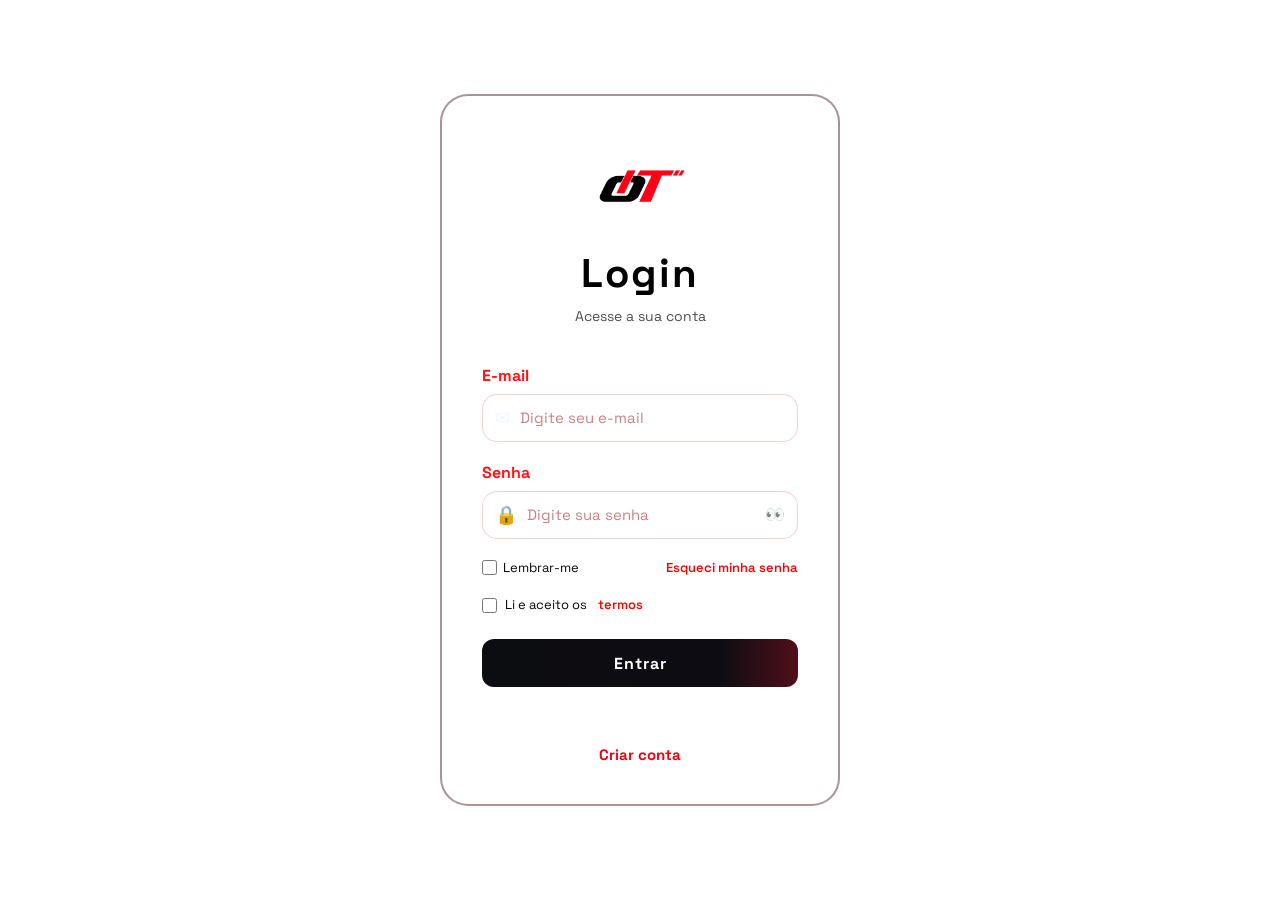
<file: Overtime/dashboard.html>
<!DOCTYPE html>
<html lang="pt-br">

<head>
    <meta charset="UTF-8">

    <meta name="viewport" content="width=device-width, initial-scale=1.0">

    <title>Central de Gerenciamento</title>

    <link rel="stylesheet" href="assets/css/dashboard.css">

    <script defer src="dashboard.js"></script>
</head>

<body>

    <header class="dashboard-header">

        <div class="header-title">
            <div class="logo"><img src="assets/logo.png" alt=""></div>
            <div>
                <h1>Sistema de Gestão</h1>
                <p>Central de Gerenciamento</p>
            </div>
        </div>

        <div class="header-actions">

    <a href="index.html" class="btn-loja">
        🏠 Voltar para a loja
    </a>

    <button id="btn-sair" class="btn-sair">
        🚪 Sair
    </button>

</div>

    </header>


    <main class="dashboard">

        <section class="welcome">

            <div>
                <p class="welcome-small">Bem-vindo!</p>

                <h2 id="bem-vindo">
                    Central de Gerenciamento
                </h2>

                <p>
                    Selecione uma das opções abaixo para continuar.
                </p>
            </div>

            <div class="welcome-icon">
                🖥️
            </div>

        </section>


        <section class="cards">

            <!-- CLIENTES -->

            <button class="card card-clientes" onclick="abrir_clientes()">

                <div class="card-icon">
                    👥
                </div>

                <div class="card-content">

                    <h3>Clientes</h3>

                    <p>
                        Cadastro e gerenciamento de clientes.
                    </p>

                </div>

                <span class="card-arrow">
                    →
                </span>

            </button>


            <!-- FUNCIONÁRIOS -->

            <button class="card card-funcionarios" onclick="abrir_funcionarios()">

                <div class="card-icon">
                    👨‍💼
                </div>

                <div class="card-content">

                    <h3>Funcionários</h3>

                    <p>
                        Cadastro e gerenciamento da equipe.
                    </p>

                </div>

                <span class="card-arrow">
                    →
                </span>

            </button>


            <!-- PRODUTOS -->

            <button class="card card-produtos" onclick="abrir_produtos()">

                <div class="card-icon">
                    📦
                </div>

                <div class="card-content">

                    <h3>Produtos</h3>

                    <p>
                        Controle e gerenciamento de produtos.
                    </p>

                </div>

                <span class="card-arrow">
                    →
                </span>

            </button>


            <!-- RELATÓRIOS -->

            <button class="card card-relatorios" onclick="abrir_relatorios()">

                <div class="card-icon">
                    📊
                </div>

                <div class="card-content">

                    <h3>Relatórios</h3>

                    <p>
                        Consulte informações e relatórios do sistema.
                    </p>

                </div>

                <span class="card-arrow">
                    →
                </span>

            </button>

        </section>


        <section class="system-info">

            <div class="info-item">
                <span>🔐</span>
                <div>
                    <strong>Sistema seguro</strong>
                    <p>Acesso protegido</p>
                </div>
            </div>

            <div class="info-item">
                <span>⚙️</span>
                <div>
                    <strong>Gerenciamento</strong>
                    <p>Controle centralizado</p>
                </div>
            </div>

            <div class="info-item">
                <span>📈</span>
                <div>
                    <strong>Dados</strong>
                    <p>Informações organizadas</p>
                </div>
            </div>

        </section>

    </main>


    <footer class="dashboard-footer">

        <p>
            Sistema de Gestão © 2026
        </p>

        <p>
            Desenvolvido para fins acadêmicos
        </p>

    </footer>

</body>

</html>
</file>
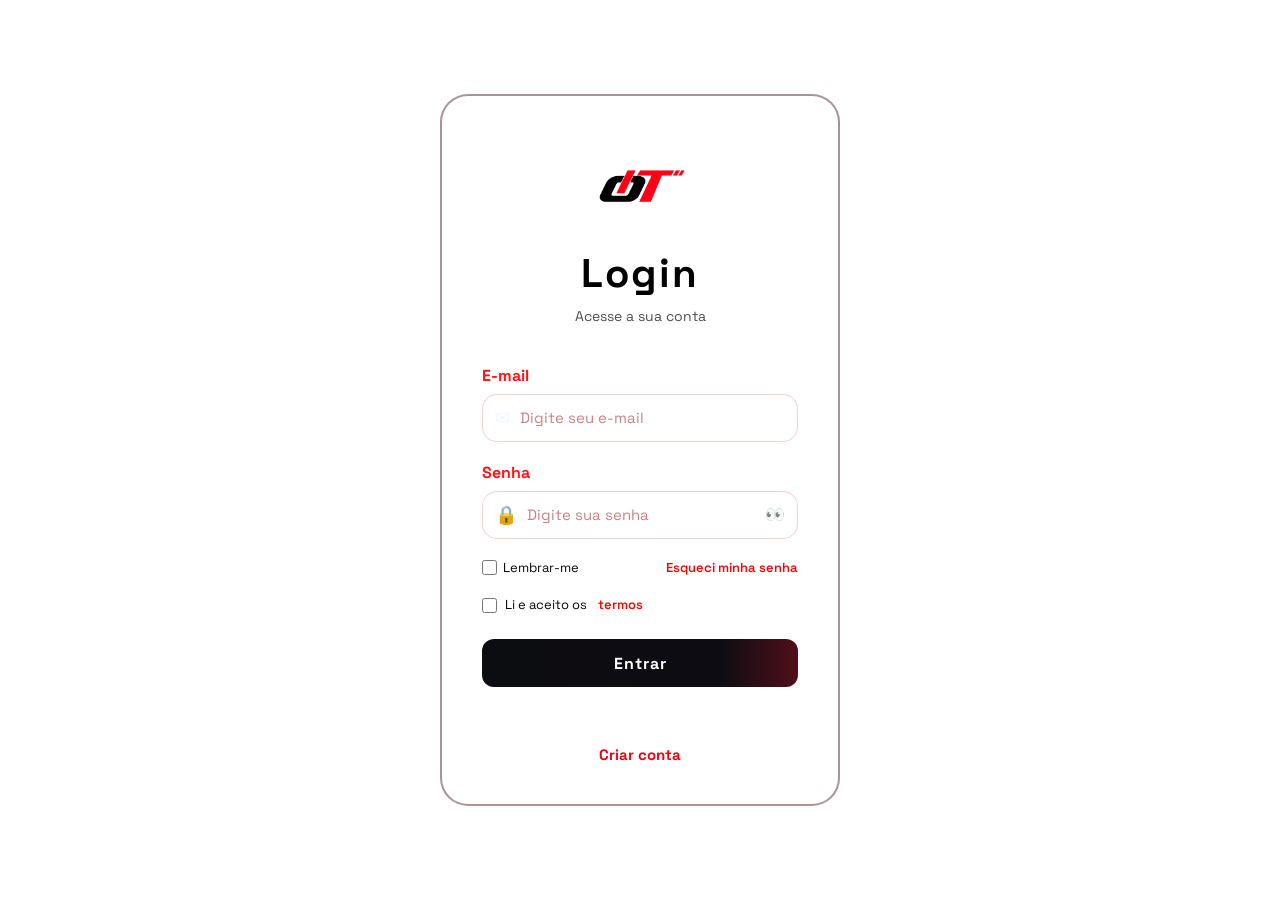
<file: Overtime/login.html>
<!DOCTYPE html>
<html lang="pt-br">

<head>
    <meta charset="UTF-8">

    <meta
        name="viewport"
        content="width=device-width, initial-scale=1.0"
    >

    <title>Login | OVERTIME</title>

    <link
        rel="stylesheet"
        href="assets/css/style2.css"
    >
</head>


<body>

    <!-- CÍRCULOS DECORATIVOS -->

    <div class="circulo circulo-1"></div>
    <div class="circulo circulo-2"></div>


    <!-- CONTAINER PRINCIPAL -->

    <main class="login-container">

        <div class="login-card">


            <!-- LOGO -->

            <div class="logo">

                <div class="logo-icon"></div>

            </div>


            <!-- TÍTULO -->

            <div class="title">

                <span class="login-icon">

                    <img
                        src="assets/imagens/OVERTIMERRR.png"
                        alt="Logo OVERTIME"
                    >

                </span>


                <h1>
                    Login
                </h1>


                <p>
                    Acesse a sua conta
                </p>

            </div>



            <!-- FORMULÁRIO -->

            <form id="loginForm">


                <!-- EMAIL -->

                <div class="input-grupo">

                    <label for="email">
                        E-mail
                    </label>


                    <div class="input-box">

                        <span class="envelope">
                            ✉
                        </span>


                        <input
                            type="email"
                            id="email"
                            name="email"
                            placeholder="Digite seu e-mail"
                            autocomplete="email"
                            required
                        >

                    </div>

                </div>



                <!-- SENHA -->

                <div class="input-grupo">

                    <label for="senha">
                        Senha
                    </label>


                    <div class="input-box">

                        <span class="cadeado">
                            🔒
                        </span>


                        <input
                            type="password"
                            id="senha"
                            name="senha"
                            placeholder="Digite sua senha"
                            autocomplete="current-password"
                            required
                        >


                        <button
                            type="button"
                            id="togglePassword"
                            class="toggle-password"
                            aria-label="Mostrar ou ocultar senha"
                            onclick="showPassword()"
                        >
                            👀
                        </button>

                    </div>

                </div>



                <!-- OPÇÕES -->

                <div class="options">

                    <label class="remember">

                        <input
                            type="checkbox"
                            id="remember"
                            name="remember"
                        >

                        <span>
                            Lembrar-me
                        </span>

                    </label>


                    <a href="login_parts/R_mail.html">
                        Esqueci minha senha
                    </a>

                </div>



                <!-- TERMOS -->

                <div class="termos">

                    <label for="termos">

                        <input
                            type="checkbox"
                            name="termos"
                            id="termos"
                            required
                        >


                        <span>

                            Li e aceito os

                            <a href="login_parts/termos.html">
                                termos
                            </a>

                        </span>

                    </label>

                </div>



                <!-- BOTÃO LOGIN -->

                <button
                    type="submit"
                    id="btn-login"
                    class="btn-login"
                >
                    Entrar
                </button>



                <!-- MENSAGENS -->

                <div
                    id="message"
                    aria-live="polite"
                ></div>

            </form>



            <!-- CRIAR CONTA -->

            <div class="register">

                <a
                    href="login_parts/criar-conta.html"
                    class="criarconta"
                >
                    Criar conta
                </a>

            </div>


        </div>

    </main>


    <!-- JAVASCRIPT DO LOGIN -->

    <script src="login.js"></script>

</body>

</html>
</file>
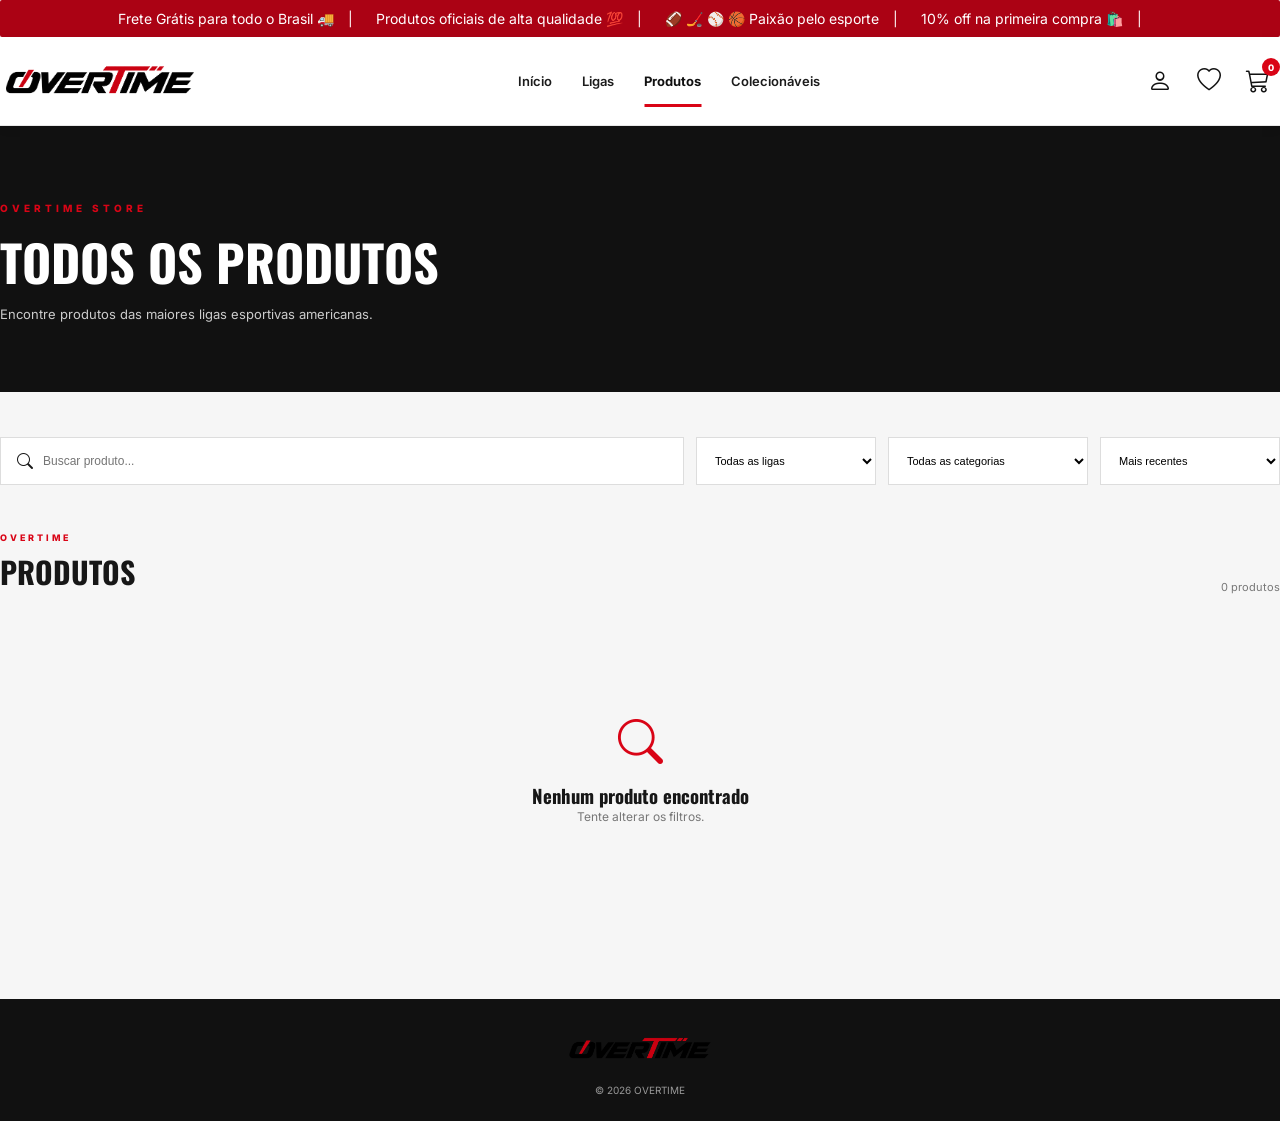
<file: Overtime/produto.html>
<!DOCTYPE html>
<html lang="pt-br">

<head>

    <meta charset="UTF-8">

    <meta
        name="viewport"
        content="width=device-width, initial-scale=1.0"
    >

    <title>Produto | OVERTIME</title>

    <link
        rel="stylesheet"
        href="https://cdn.jsdelivr.net/npm/bootstrap-icons@1.11.3/font/bootstrap-icons.min.css"
    >

    <link
        href="https://fonts.googleapis.com/css2?family=Inter:wght@400;500;600;700;800&family=Oswald:wght@400;500;600;700&display=swap"
        rel="stylesheet"
    >

    <link
        rel="stylesheet"
        href="style.css"
    >

    <link
        rel="stylesheet"
        href="assets/css/produto.css"
    >

</head>


<body>


    <header class="produto-header">

        <div class="produto-header-container">

            <a
                href="index.html"
                class="produto-logo"
            >

                <img
                    src="assets/logo.png"
                    alt="OVERTIME"
                >

            </a>


            <nav>

                <a href="index.html">
                    Início
                </a>

                <a href="produtos.html">
                    Produtos
                </a>

            </nav>


            <a
                href="carrinho.html"
                class="produto-carrinho-topo"
            >

                <i class="bi bi-cart3"></i>

                <span id="cartCount">
                    0
                </span>

            </a>

        </div>

    </header>



    <main>


        <section class="produto-detalhe">

            <div class="produto-detalhe-container">


                <!-- IMAGEM -->

                <div class="produto-detalhe-imagem">

                    <img
                        id="produtoImagem"
                        src=""
                        alt=""
                    >

                </div>



                <!-- INFORMAÇÕES -->

                <div class="produto-detalhe-info">


                    <span
                        id="produtoLiga"
                        class="produto-detalhe-liga"
                    >
                    </span>


                    <h1 id="produtoNome">
                    </h1>


                    <span
                        id="produtoCategoria"
                        class="produto-detalhe-categoria"
                    >
                    </span>


                    <div class="produto-detalhe-preco">

                        <strong id="produtoPreco">
                        </strong>

                        <span id="produtoParcelamento">
                        </span>

                    </div>



                    <p
                        id="produtoDescricao"
                        class="produto-descricao"
                    >
                    </p>



                    <div class="produto-estoque">

                        <span>
                            Estoque:
                        </span>

                        <strong id="produtoEstoque">
                        </strong>

                    </div>



                    <div class="produto-quantidade">

                        <label for="quantidade">
                            Quantidade
                        </label>

                        <div class="quantidade-controle">

                            <button
                                type="button"
                                id="diminuirQuantidade"
                            >
                                −
                            </button>


                            <input
                                type="number"
                                id="quantidade"
                                value="1"
                                min="1"
                            >


                            <button
                                type="button"
                                id="aumentarQuantidade"
                            >
                                +
                            </button>

                        </div>

                    </div>



                    <button
                        id="adicionarCarrinho"
                        class="btn-adicionar-produto"
                    >

                        <i class="bi bi-cart-plus"></i>

                        ADICIONAR AO CARRINHO

                    </button>



                    <button
                        id="favoritarProduto"
                        class="btn-favoritar-produto"
                    >

                        <i class="bi bi-heart"></i>

                        FAVORITAR

                    </button>


                </div>


            </div>

        </section>


    </main>



    <script src="produto.js"></script>

</body>

</html>
</file>
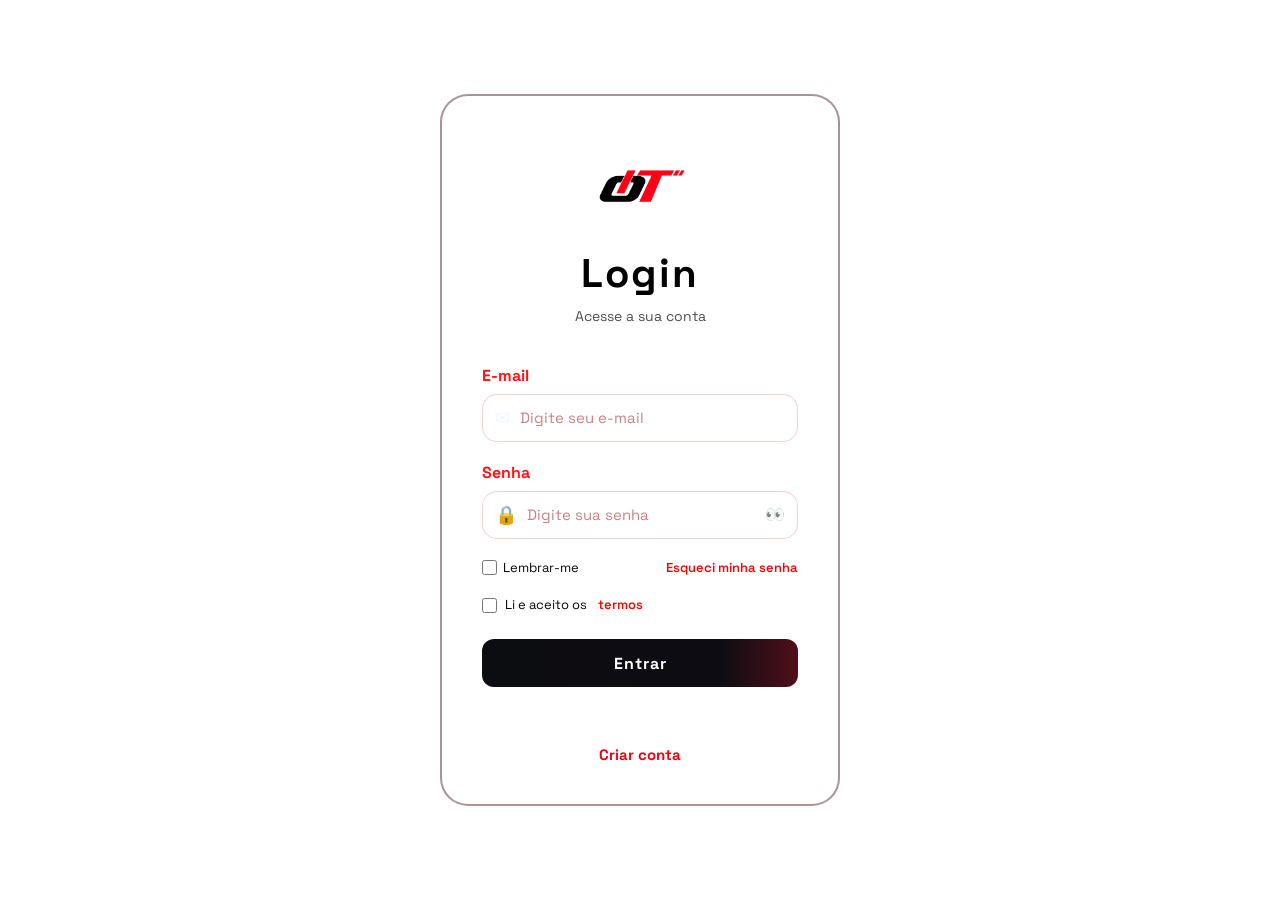
<file: Overtime/produtos-admin.html>
<!DOCTYPE html>
<html lang="pt-br">

<head>

    <meta charset="UTF-8">

    <meta
        name="viewport"
        content="width=device-width, initial-scale=1.0"
    >

    <title>Produtos | OVERTIME</title>

    <link
        rel="stylesheet"
        href="assets/css/produtos-admin.css"
    >

</head>


<body>


    <!-- ==========================================
         HEADER
    =========================================== -->

    <header class="admin-header">

        <div class="header-left">

            <a
                href="dashboard.html"
                class="btn-voltar"
            >
                ←
            </a>


            <img
                src="assets/logo.png"
                alt="OVERTIME"
                class="logo"
            >


            <div>

                <h1>
                    Gerenciamento de Produtos
                </h1>

                <p>
                    Central de Gerenciamento
                </p>

            </div>

        </div>


        <button
            id="btn-sair"
            class="btn-sair"
        >
            🚪 Sair
        </button>

    </header>



    <!-- ==========================================
         CONTEÚDO
    =========================================== -->

    <main class="admin-container">


        <!-- TÍTULO -->

        <section class="page-title">

            <div>

                <span>
                    PAINEL ADMINISTRATIVO
                </span>

                <h2>
                    Produtos
                </h2>

                <p>
                    Cadastre e gerencie os produtos da OVERTIME.
                </p>

            </div>


            <button
                id="btnNovoProduto"
                class="btn-novo"
            >
                + Novo produto
            </button>

        </section>



        <!-- ==========================================
             RESUMO
        =========================================== -->

        <section class="stats">


            <div class="stat-card">

                <span>
                    📦
                </span>

                <div>

                    <strong id="totalProdutos">
                        0
                    </strong>

                    <p>
                        Produtos
                    </p>

                </div>

            </div>


            <div class="stat-card">

                <span>
                    ✅
                </span>

                <div>

                    <strong id="produtosAtivos">
                        0
                    </strong>

                    <p>
                        Ativos
                    </p>

                </div>

            </div>


            <div class="stat-card">

                <span>
                    📉
                </span>

                <div>

                    <strong id="estoqueTotal">
                        0
                    </strong>

                    <p>
                        Itens em estoque
                    </p>

                </div>

            </div>


        </section>



        <!-- ==========================================
             BUSCA
        =========================================== -->

        <section class="toolbar">

            <div class="search-box">

                🔎

                <input
                    type="text"
                    id="pesquisaProduto"
                    placeholder="Pesquisar produto..."
                >

            </div>


            <select id="filtroLiga">

                <option value="">
                    Todas as ligas
                </option>

                <option value="NFL">
                    NFL
                </option>

                <option value="NBA">
                    NBA
                </option>

                <option value="MLB">
                    MLB
                </option>

                <option value="NHL">
                    NHL
                </option>

                <option value="OVERTIME">
                    OVERTIME
                </option>

            </select>

        </section>



        <!-- ==========================================
             TABELA
        =========================================== -->

        <section class="products-panel">

            <div class="table-wrapper">

                <table>

                    <thead>

                        <tr>

                            <th>
                                Produto
                            </th>

                            <th>
                                Liga
                            </th>

                            <th>
                                Categoria
                            </th>

                            <th>
                                Preço
                            </th>

                            <th>
                                Estoque
                            </th>

                            <th>
                                Status
                            </th>

                            <th>
                                Ações
                            </th>

                        </tr>

                    </thead>


                    <tbody id="listaProdutos">

                        <!-- JavaScript -->

                    </tbody>

                </table>

            </div>


            <div
                id="semProdutos"
                class="sem-produtos"
            >

                <span>
                    📦
                </span>

                <h3>
                    Nenhum produto cadastrado
                </h3>

                <p>
                    Clique em "Novo produto" para começar.
                </p>

            </div>

        </section>


    </main>



    <!-- ==========================================
         MODAL
    =========================================== -->

    <div
        class="modal-background"
        id="modalProduto"
    >

        <div class="modal">


            <div class="modal-header">

                <div>

                    <span>
                        OVERTIME
                    </span>

                    <h2 id="tituloModal">
                        Novo produto
                    </h2>

                </div>


                <button
                    type="button"
                    id="fecharModal"
                    class="btn-fechar"
                >
                    ×
                </button>

            </div>



            <form id="produtoForm">


                <input
                    type="hidden"
                    id="produtoId"
                >



                <div class="form-grid">


                    <!-- NOME -->

                    <div class="form-group form-full">

                        <label for="nomeProduto">
                            Nome do produto
                        </label>

                        <input
                            type="text"
                            id="nomeProduto"
                            placeholder="Ex: Jersey Lakers Home"
                            required
                        >

                    </div>



                    <!-- LIGA -->

                    <div class="form-group">

                        <label for="ligaProduto">
                            Liga
                        </label>

                        <select
                            id="ligaProduto"
                            required
                        >

                            <option value="">
                                Selecione
                            </option>

                            <option value="NFL">
                                NFL
                            </option>

                            <option value="NBA">
                                NBA
                            </option>

                            <option value="MLB">
                                MLB
                            </option>

                            <option value="NHL">
                                NHL
                            </option>

                            <option value="OVERTIME">
                                OVERTIME
                            </option>

                        </select>

                    </div>



                    <!-- CATEGORIA -->

                    <div class="form-group">

                        <label for="categoriaProduto">
                            Categoria
                        </label>

                        <select
                            id="categoriaProduto"
                            required
                        >

                            <option value="">
                                Selecione
                            </option>

                            <option value="Jersey">
                                Jersey
                            </option>

                            <option value="Camiseta">
                                Camiseta
                            </option>

                            <option value="Boné">
                                Boné
                            </option>

                            <option value="Moletom">
                                Moletom
                            </option>

                            <option value="Bola">
                                Bola
                            </option>

                            <option value="Acessório">
                                Acessório
                            </option>

                            <option value="Colecionável">
                                Colecionável
                            </option>

                        </select>

                    </div>



                    <!-- PREÇO -->

                    <div class="form-group">

                        <label for="precoProduto">
                            Preço
                        </label>

                        <input
                            type="number"
                            id="precoProduto"
                            min="0"
                            step="0.01"
                            placeholder="299.90"
                            required
                        >

                    </div>



                    <!-- ESTOQUE -->

                    <div class="form-group">

                        <label for="estoqueProduto">
                            Estoque
                        </label>

                        <input
                            type="number"
                            id="estoqueProduto"
                            min="0"
                            placeholder="10"
                            required
                        >

                    </div>



                    <!-- IMAGEM -->

                    <div class="form-group form-full">

                        <label for="imagemProduto">
                            URL da imagem
                        </label>

                        <input
                            type="text"
                            id="imagemProduto"
                            placeholder="https://..."
                        >

                    </div>



                    <!-- DESCRIÇÃO -->

                    <div class="form-group form-full">

                        <label for="descricaoProduto">
                            Descrição
                        </label>

                        <textarea
                            id="descricaoProduto"
                            rows="4"
                            placeholder="Descrição do produto..."
                        ></textarea>

                    </div>



                    <!-- STATUS -->

                    <div class="form-group">

                        <label for="statusProduto">
                            Status
                        </label>

                        <select id="statusProduto">

                            <option value="true">
                                Ativo
                            </option>

                            <option value="false">
                                Inativo
                            </option>

                        </select>

                    </div>


                </div>

                <!-- OPÇÕES DO PRODUTO -->

<div class="form-group form-full">

    <label>
        Exibição do produto
    </label>

    <div class="produto-opcoes">

        <label class="opcao-checkbox">

            <input
                type="checkbox"
                id="produtoNovo"
            >

            <span>
                Novo
            </span>

        </label>


        <label class="opcao-checkbox">

            <input
                type="checkbox"
                id="produtoDestaque"
            >

            <span>
                Mostrar em destaque
            </span>

        </label>


        <label class="opcao-checkbox">

            <input
                type="checkbox"
                id="produtoExclusivo"
            >

            <span>
                Exclusivo
            </span>

        </label>

    </div>

</div>



                <div class="modal-actions">

                    <button
                        type="button"
                        id="cancelarProduto"
                        class="btn-cancelar"
                    >
                        Cancelar
                    </button>


                    <button
                        type="submit"
                        class="btn-salvar"
                    >
                        Salvar produto
                    </button>

                </div>


            </form>


        </div>

    </div>



    <script src="produtos-admin.js"></script>

</body>

</html>
</file>
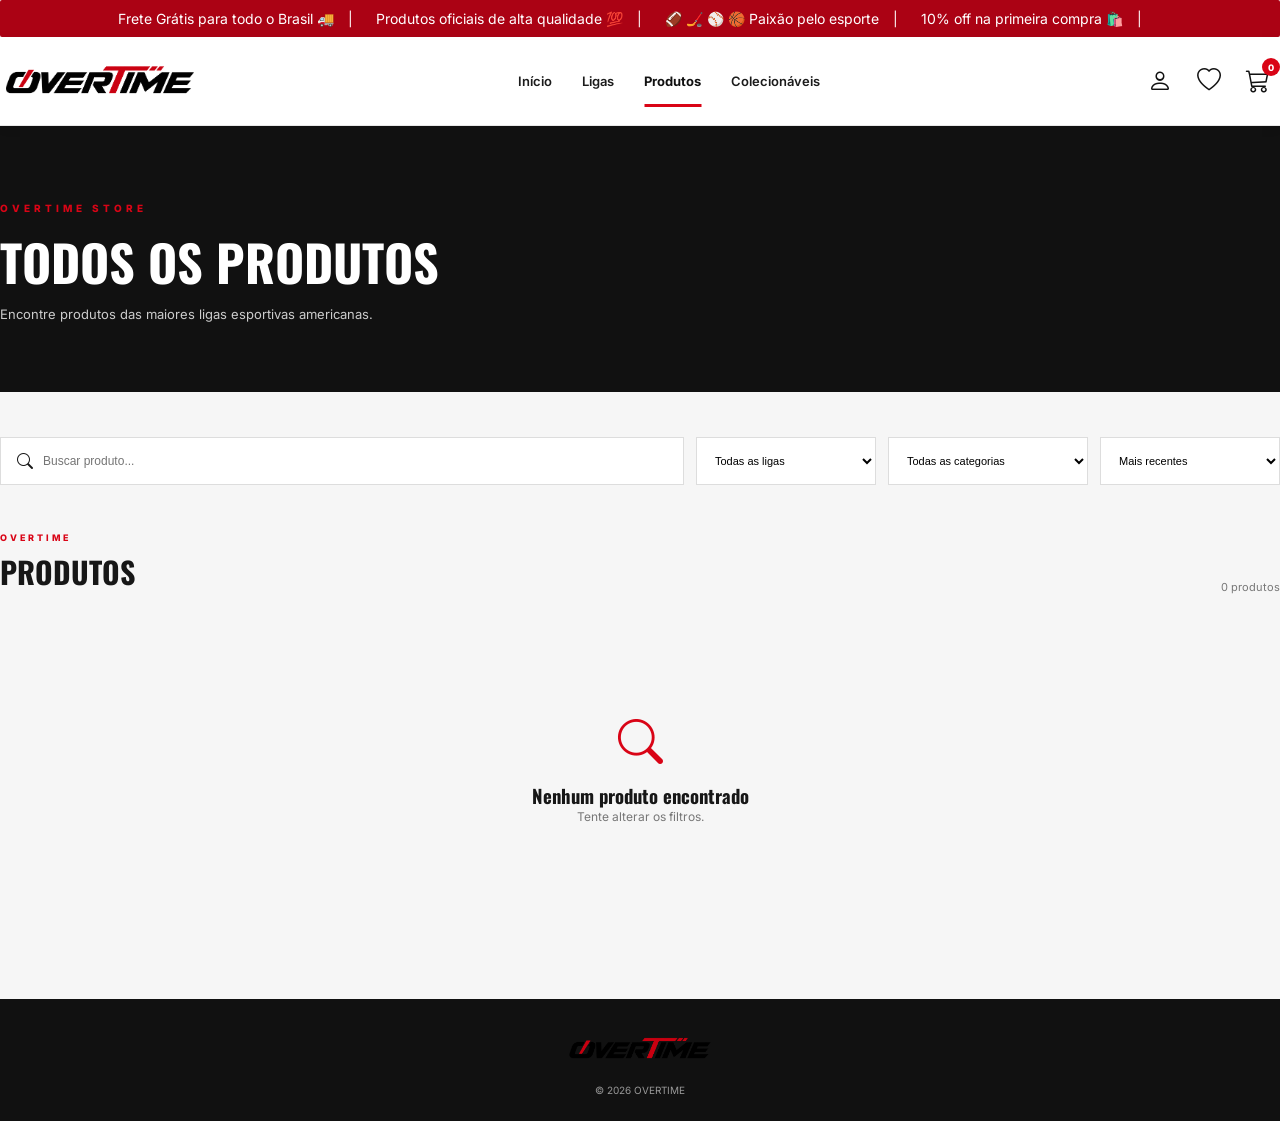
<file: Overtime/produtos.html>
<!DOCTYPE html>
<html lang="pt-br">

<head>
    <meta charset="UTF-8">

    <meta
        name="viewport"
        content="width=device-width, initial-scale=1.0"
    >

    <title>Produtos | OVERTIME</title>

    <!-- Bootstrap Icons -->
    <link
        rel="stylesheet"
        href="https://cdn.jsdelivr.net/npm/bootstrap-icons@1.11.3/font/bootstrap-icons.min.css"
    >

    <!-- Fontes -->
    <link
        href="https://fonts.googleapis.com/css2?family=Inter:wght@400;500;600;700;800&family=Oswald:wght@400;500;600;700&display=swap"
        rel="stylesheet"
    >

    <!-- CSS principal -->
    <link
        rel="stylesheet"
        href="style.css"
    >

    <!-- CSS da página -->
    <link
        rel="stylesheet"
        href="assets/css/produtos.css"
    >

</head>


<body>


    <!-- =====================================
         TOPO
    ====================================== -->

    <div class="topbar">

        <div class="tracker">

            <span>
                Frete Grátis para todo o Brasil 🚚
            </span>

            <span>
                Produtos oficiais de alta qualidade 💯
            </span>

            <span>
                🏈 🏒 ⚾ 🏀 Paixão pelo esporte
            </span>

            <span>
                10% off na primeira compra 🛍️
            </span>

        </div>

    </div>



    <!-- =====================================
         HEADER
    ====================================== -->

    <header class="cabecalho">

        <div class="container">

            <div class="conteudo-cabecalho">


                <a
                    href="index.html"
                    class="logo"
                >

                    <img
                        src="assets/logo.png"
                        alt="OVERTIME"
                    >

                </a>



                <nav class="menu">

                    <a
                        href="index.html"
                        class="link-menu"
                    >
                        Início
                    </a>


                    <a
                        href="index.html#ligas"
                        class="link-menu"
                    >
                        Ligas
                    </a>


                    <a
                        href="produtos.html"
                        class="link-menu active"
                    >
                        Produtos
                    </a>


                    <a
                        href="index.html#colecionaveis"
                        class="link-menu"
                    >
                        Colecionáveis
                    </a>

                </nav>



                <div class="acoes-cabecalho">

                    <a
                        href="login.html"
                        class="acao-cabecalho"
                    >
                        <i class="bi bi-person"></i>
                    </a>


                    <button
                        class="acao-cabecalho"
                        id="btnFavoritosTopo"
                    >
                        <i class="bi bi-heart"></i>
                    </button>


                    <a
                        href="carrinho.html"
                        class="acao-cabecalho carrinho"
                    >

                        <i class="bi bi-cart3"></i>

                        <span
                            class="qtd-carrinho"
                            id="cartCount"
                        >
                            0
                        </span>

                    </a>

                </div>

            </div>

        </div>

    </header>



    <!-- =====================================
         HERO PRODUTOS
    ====================================== -->

    <section class="catalogo-hero">

        <div class="container">

            <span>
                OVERTIME STORE
            </span>

            <h1>
                TODOS OS PRODUTOS
            </h1>

            <p>
                Encontre produtos das maiores ligas
                esportivas americanas.
            </p>

        </div>

    </section>



    <!-- =====================================
         CATÁLOGO
    ====================================== -->

    <main class="catalogo">

        <div class="container">


            <!-- FILTROS -->

            <section class="catalogo-filtros">


                <div class="campo-busca">

                    <i class="bi bi-search"></i>

                    <input
                        type="text"
                        id="buscaProdutos"
                        placeholder="Buscar produto..."
                    >

                </div>



                <select id="filtroLiga">

                    <option value="">
                        Todas as ligas
                    </option>

                    <option value="NFL">
                        NFL
                    </option>

                    <option value="NBA">
                        NBA
                    </option>

                    <option value="MLB">
                        MLB
                    </option>

                    <option value="NHL">
                        NHL
                    </option>

                    <option value="OVERTIME">
                        OVERTIME
                    </option>

                </select>



                <select id="filtroCategoria">

                    <option value="">
                        Todas as categorias
                    </option>

                    <option value="Jersey">
                        Jerseys
                    </option>

                    <option value="Camiseta">
                        Camisetas
                    </option>

                    <option value="Boné">
                        Bonés
                    </option>

                    <option value="Moletom">
                        Moletons
                    </option>

                    <option value="Bola">
                        Bolas
                    </option>

                    <option value="Acessório">
                        Acessórios
                    </option>

                    <option value="Colecionável">
                        Colecionáveis
                    </option>

                </select>



                <select id="ordenacao">

                    <option value="recentes">
                        Mais recentes
                    </option>

                    <option value="menor-preco">
                        Menor preço
                    </option>

                    <option value="maior-preco">
                        Maior preço
                    </option>

                    <option value="nome">
                        Nome A-Z
                    </option>

                </select>


            </section>



            <!-- RESULTADO -->

            <div class="catalogo-topo">

                <div>

                    <span class="catalogo-mini">
                        OVERTIME
                    </span>

                    <h2>
                        PRODUTOS
                    </h2>

                </div>


                <p id="quantidadeProdutos">
                    0 produtos
                </p>

            </div>



            <!-- PRODUTOS -->

            <section
                class="grade-produtos catalogo-grade"
                id="listaProdutosLoja"
            >
            </section>



            <!-- NENHUM PRODUTO -->

            <div
                class="nenhum-produto"
                id="nenhumProduto"
            >

                <i class="bi bi-search"></i>

                <h3>
                    Nenhum produto encontrado
                </h3>

                <p>
                    Tente alterar os filtros.
                </p>

            </div>


        </div>

    </main>



    <!-- =====================================
         FOOTER SIMPLES
    ====================================== -->

    <footer class="catalogo-footer">

        <img
            src="assets/logo.png"
            alt="OVERTIME"
        >

        <p>
            © 2026 OVERTIME
        </p>

    </footer>



    <script src="produtos.js"></script>

</body>

</html>
</file>
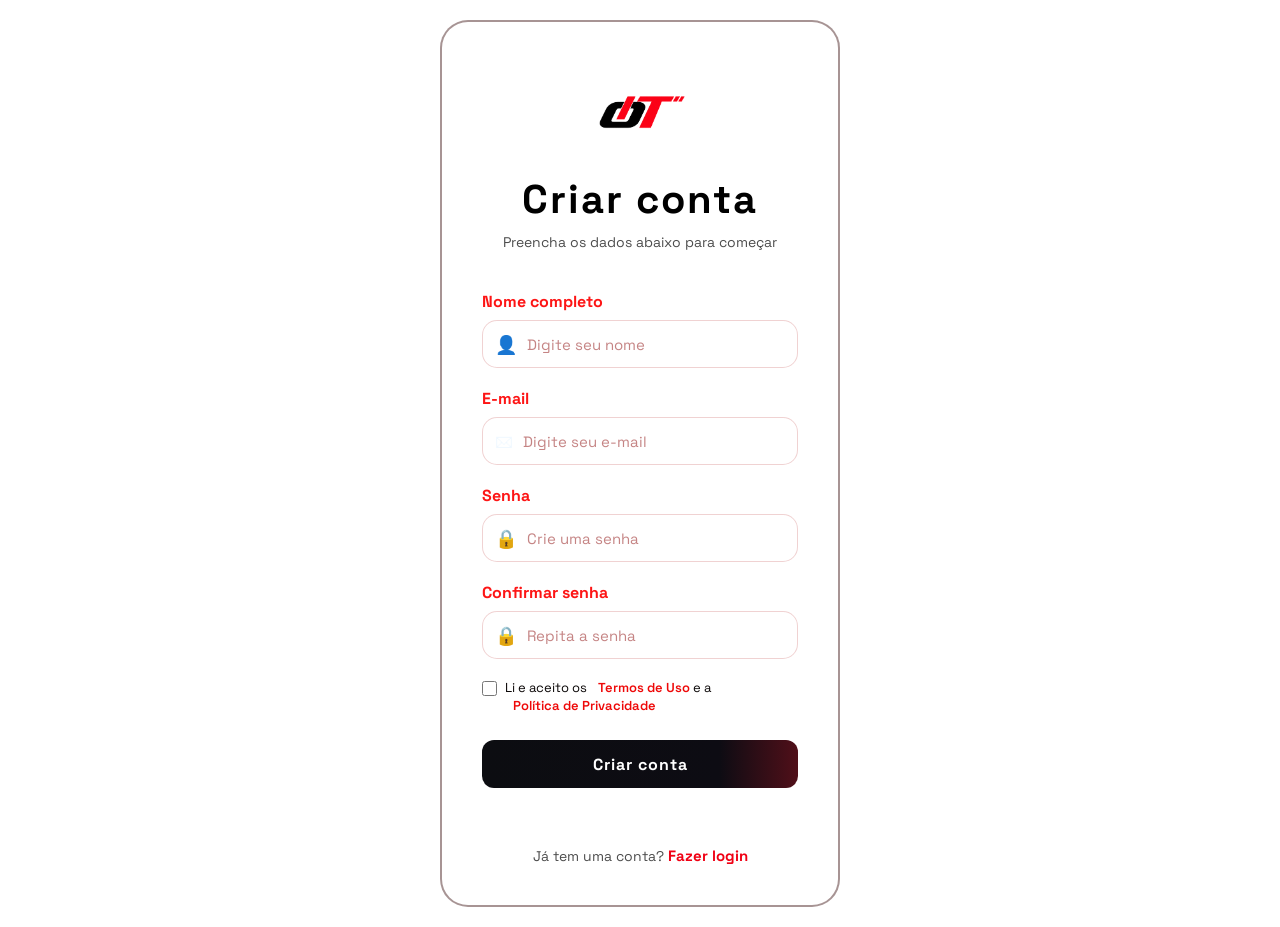
<file: Overtime/login_parts/criar-conta.html>
<!DOCTYPE html>
<html lang="pt-br">

<head>
    <meta charset="UTF-8">
    <meta name="viewport" content="width=device-width, initial-scale=1.0">
    <title>Criar conta</title>
    <link rel="stylesheet" href="../assets/css/style2.css">
</head>

<body>
<div class="circulo circulo-1"></div>
<div class="circulo circulo-2"></div>

    <div class="login-container">

        <div class="login-card">

            <div class="title">
                <span class="login-icon">
                    <img src="../assets/imagens/OVERTIMERRR.png" alt="">
                </span>

                <h1>Criar conta</h1>
                <p>Preencha os dados abaixo para começar</p>
            </div>

            <form id="cadastroForm">

                <div class="input-grupo">
                    <label for="nome">Nome completo</label>

                    <div class="input-box">
                        <span class="envelope">&#X1F464</span>
                        <input
                            type="text"
                            id="nome"
                            name="nome"
                            placeholder="Digite seu nome"
                            required
                        >
                    </div>
                </div>

                <div class="input-grupo">
                    <label for="email">E-mail</label>

                    <div class="input-box">
                        <span class="envelope">&#X1F582</span>
                        <input
                            type="email"
                            id="email"
                            name="email"
                            placeholder="Digite seu e-mail"
                            required
                        >
                    </div>
                </div>

                <div class="input-grupo">
                    <label for="senha">Senha</label>

                    <div class="input-box">
                        <span class="cadeado">&#x1F512</span>
                        <input
                            type="password"
                            id="senha"
                            name="senha"
                            placeholder="Crie uma senha"
                            minlength="6"
                            required
                        >
                    </div>
                </div>

                <div class="input-grupo">
                    <label for="confirmarSenha">Confirmar senha</label>

                    <div class="input-box">
                        <span class="cadeado">&#x1F512</span>
                        <input
                            type="password"
                            id="confirmarSenha"
                            name="confirmarSenha"
                            placeholder="Repita a senha"
                            minlength="6"
                            required
                        >
                    </div>
                </div>

                <div class="termos">
                    <label for="termos">
                        <input type="checkbox" name="termos" id="termos" required>
                        <span>Li e aceito os <a href="termos.html" target="_blank">Termos de Uso</a> e a <a href="termos.html" target="_blank">Política de Privacidade</a></span>
                    </label>
                </div>

                <button type="submit" id="btn-cadastro" class="btn-login">
                    Criar conta
                </button>

                <div id="message"></div>
            </form>

            <div class="register">
                <p>Já tem uma conta? <a href="../login.html" class="criarconta">Fazer login</a></p>
            </div>

        </div>

    </div>

<script>
    document.getElementById("cadastroForm").addEventListener("submit", function (e) {
        e.preventDefault();

        const senha = document.getElementById("senha").value;
        const confirmarSenha = document.getElementById("confirmarSenha").value;
        const message = document.getElementById("message");

        if (senha !== confirmarSenha) {
            message.style.color = "red";
            message.textContent = "As senhas não coincidem.";
            return;
        }

        // Aqui entraria a chamada real para o backend criar a conta
        message.style.color = "green";
        message.textContent = "Conta criada com sucesso! Redirecionando para o login...";

        setTimeout(function () {
            window.location.href = "../login.html";
        }, 1500);
    });
</script>

</body>
</html>
</file>
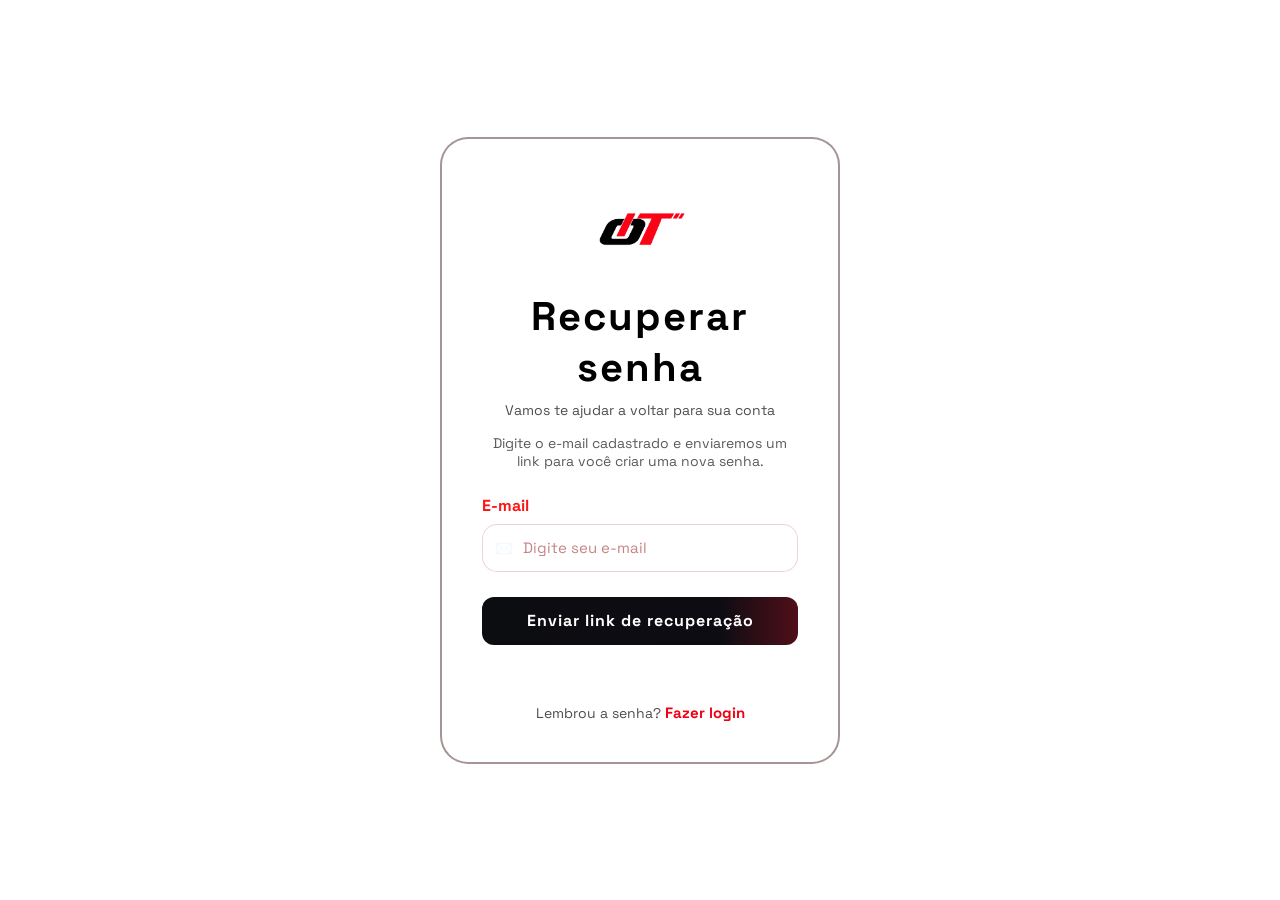
<file: Overtime/login_parts/R_mail.html>
<!DOCTYPE html>
<html lang="pt-br">

<head>
    <meta charset="UTF-8">
    <meta name="viewport" content="width=device-width, initial-scale=1.0">
    <title>Recuperar senha</title>
    <link rel="stylesheet" href="../assets/css/style2.css">
</head>

<body>
<div class="circulo circulo-1"></div>
<div class="circulo circulo-2"></div>

    <div class="login-container">

        <div class="login-card">

            <div class="title">
                <span class="login-icon">
                    <img src="../assets/imagens/OVERTIMERRR.png" alt="">
                </span>

                <h1>Recuperar senha</h1>
                <p>Vamos te ajudar a voltar para sua conta</p>
            </div>

            <p class="subtitle">
                Digite o e-mail cadastrado e enviaremos um link para você criar uma nova senha.
            </p>

            <form id="recuperarForm">

                <div class="input-grupo">
                    <label for="email">E-mail</label>

                    <div class="input-box">
                        <span class="envelope">&#X1F582</span>
                        <input
                            type="email"
                            id="email"
                            name="email"
                            placeholder="Digite seu e-mail"
                            required
                        >
                    </div>
                </div>

                <button type="submit" id="btn-recuperar" class="btn-login">
                    Enviar link de recuperação
                </button>

                <div id="message"></div>
            </form>

            <div class="register">
                <p>Lembrou a senha? <a href="../login.html" class="criarconta">Fazer login</a></p>
            </div>

        </div>

    </div>

<script>
    document.getElementById("recuperarForm").addEventListener("submit", function (e) {
        e.preventDefault();

        const email = document.getElementById("email").value;
        const message = document.getElementById("message");

        // Aqui entraria a chamada real para o backend enviar o e-mail de recuperação
        message.style.color = "green";
        message.textContent = "Se " + email + " estiver cadastrado, você receberá um link em instantes.";
    });
</script>

</body>
</html>
</file>
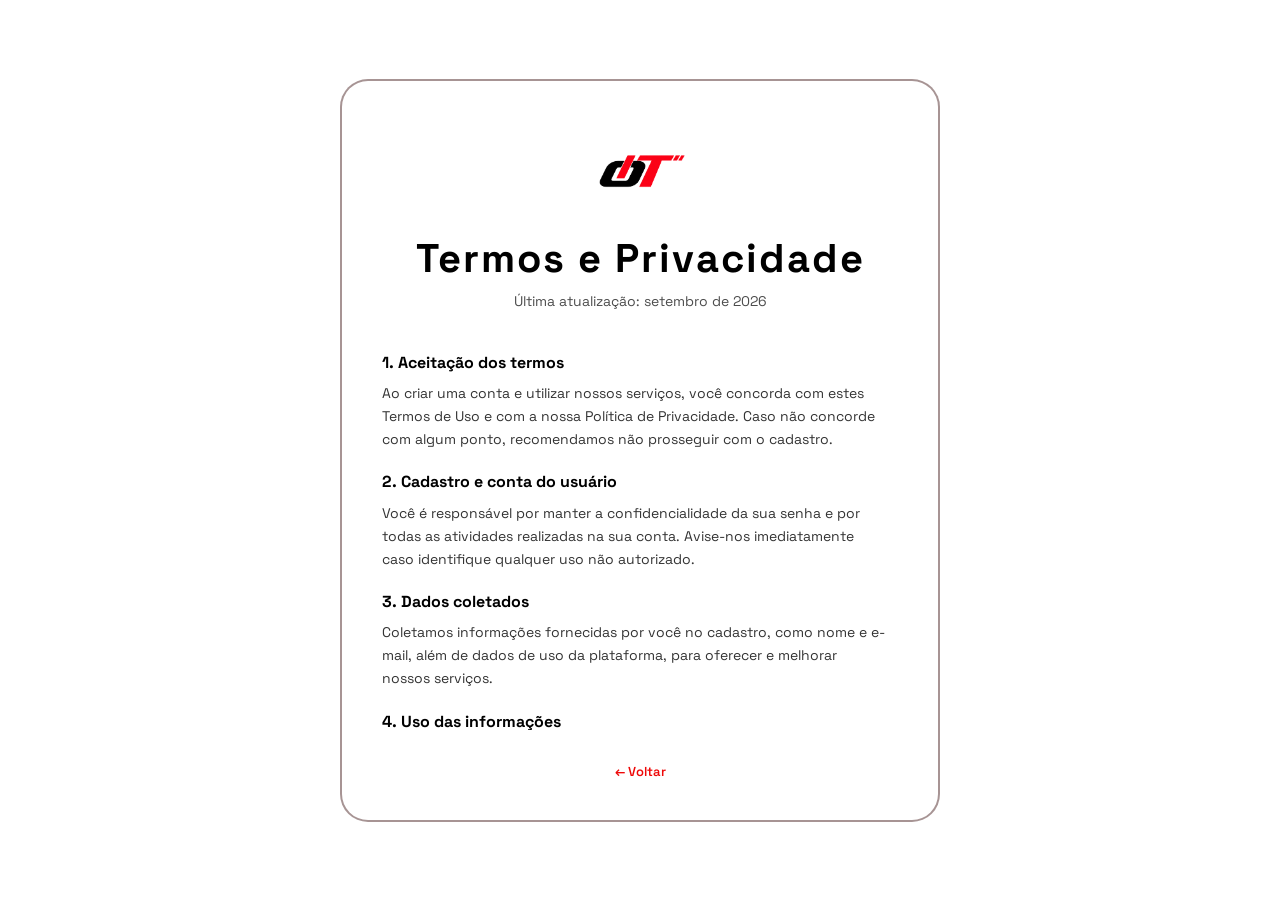
<file: Overtime/login_parts/termos.html>
<!DOCTYPE html>
<html lang="pt-br">

<head>
    <meta charset="UTF-8">
    <meta name="viewport" content="width=device-width, initial-scale=1.0">
    <title>Termos de Uso e Política de Privacidade</title>
    <link rel="stylesheet" href="../assets/css/style2.css">
</head>

<body>
<div class="circulo circulo-1"></div>
<div class="circulo circulo-2"></div>

    <div class="login-container wide">

        <div class="login-card wide">

            <div class="title">
                <span class="login-icon">
                    <img src="../assets/imagens/OVERTIMERRR.png" alt="">
                </span>

                <h1>Termos e Privacidade</h1>
                <p>Última atualização: setembro de 2026</p>
            </div>

            <div class="policy-content">

                <h2>1. Aceitação dos termos</h2>
                <p>Ao criar uma conta e utilizar nossos serviços, você concorda com estes Termos de Uso e com a nossa Política de Privacidade. Caso não concorde com algum ponto, recomendamos não prosseguir com o cadastro.</p>

                <h2>2. Cadastro e conta do usuário</h2>
                <p>Você é responsável por manter a confidencialidade da sua senha e por todas as atividades realizadas na sua conta. Avise-nos imediatamente caso identifique qualquer uso não autorizado.</p>

                <h2>3. Dados coletados</h2>
                <p>Coletamos informações fornecidas por você no cadastro, como nome e e-mail, além de dados de uso da plataforma, para oferecer e melhorar nossos serviços.</p>

                <h2>4. Uso das informações</h2>
                <p>Usamos seus dados para autenticar seu acesso, personalizar sua experiência, enviar comunicações relevantes e cumprir obrigações legais. Não vendemos suas informações pessoais a terceiros.</p>

                <h2>5. Compartilhamento de dados</h2>
                <p>Seus dados podem ser compartilhados com prestadores de serviço que nos ajudam a operar a plataforma, sempre sob obrigações de confidencialidade, ou quando exigido por lei.</p>

                <h2>6. Segurança</h2>
                <p>Adotamos medidas técnicas e organizacionais para proteger suas informações contra acesso, alteração ou destruição não autorizados.</p>

                <h2>7. Seus direitos</h2>
                <p>Você pode solicitar a qualquer momento a atualização, correção ou exclusão dos seus dados pessoais, entrando em contato conosco pelos canais de suporte.</p>

                <h2>8. Alterações nestes termos</h2>
                <p>Podemos atualizar estes termos periodicamente. Alterações relevantes serão comunicadas por e-mail ou por aviso na plataforma.</p>

                <h2>9. Contato</h2>
                <p>Em caso de dúvidas sobre estes termos ou sobre o tratamento dos seus dados, entre em contato com nossa equipe de suporte.</p>

            </div>

            <div class="register">
                <a href="javascript:history.back()" class="back-link">&larr; Voltar</a>
            </div>

        </div>

    </div>

</body>
</html>
</file>
<file: Overtime/assets/css/dashboard.css>
/* =========================
   CONFIGURAÇÕES
========================= */

* {
    margin: 0;
    padding: 0;
    box-sizing: border-box;
}

:root {
    --vermelho: #d90416;
    --vermelho-escuro: #aa0010;
    --preto: #111111;
    --branco: #ffffff;
    --cinza: #f3f3f3;
    --cinza-borda: #e5e5e5;
    --cinza-texto: #727272;
}

body {
    min-height: 100vh;
    display: flex;
    flex-direction: column;

    font-family: "Inter", "Space Grotesk", sans-serif;

    background-color: var(--branco);
    color: var(--preto);

    animation: cardApear 0.6s ease;
}


/* =========================
   HEADER
========================= */

.dashboard-header {
    display: flex;
    align-items: center;
    justify-content: space-between;

    padding: 18px 7%;

    background-color: white;

    border-bottom: 1px solid #e8e8e8;

    box-shadow: 0 2px 12px rgba(0, 0, 0, 0.05);
}

.header-title {
    display: flex;
    align-items: center;
    gap: 15px;
}

.header-title .logo {
    width: auto;
}

.header-title .logo img {
    width: 120px;
}

.header-title h1 {
    margin: 0;
    font-size: 20px;
    font-weight: 700;
}

.header-title p {
    margin: 3px 0 0;

    color: var(--vermelho);

    font-size: 12px;
    font-weight: 600;
}


/* =========================
   BOTÃO SAIR
========================= */

.btn-sair {
    padding: 11px 22px;

    border: 2px solid var(--vermelho);

    background-color: var(--vermelho);
    color: white;

    font-family: inherit;
    font-size: 12px;
    font-weight: 700;

    cursor: pointer;

    transition: 0.25s;
}

.btn-sair:hover {
    background-color: var(--vermelho-escuro);
    border-color: var(--vermelho-escuro);

    transform: translateY(-2px);
}


/* =========================
   DASHBOARD
========================= */

.dashboard {
    width: 86%;
    max-width: 1150px;

    margin: 0 auto;

    padding: 50px 0;

    flex: 1;
}


/* =========================
   BOAS-VINDAS
========================= */

.welcome {
    display: flex;
    align-items: center;
    justify-content: space-between;

    margin-bottom: 35px;
}

.welcome-small {
    margin-bottom: 6px;

    color: var(--vermelho);

    font-size: 11px;
    font-weight: 800;

    letter-spacing: 2px;
    text-transform: uppercase;
}

.welcome h2 {
    margin-bottom: 8px;

    font-size: 31px;
    font-weight: 700;
}

.welcome p {
    color: var(--cinza-texto);
    font-size: 14px;
}

.welcome-icon {
    width: 75px;
    height: 75px;

    display: flex;
    align-items: center;
    justify-content: center;

    background-color: var(--cinza);

    border: 1px solid var(--cinza-borda);
    border-radius: 50%;

    font-size: 32px;
}


/* =========================
   CARDS
========================= */

.cards {
    display: grid;
    grid-template-columns: repeat(2, 1fr);
    gap: 20px;
}

.card {
    position: relative;

    min-height: 175px;

    padding: 25px;

    display: flex;
    align-items: flex-start;

    background-color: var(--branco);
    color: var(--preto);

    border: 1px solid var(--cinza-borda);
    border-radius: 4px;

    cursor: pointer;

    box-shadow: 0 4px 15px rgba(0, 0, 0, 0.04);

    transition: 0.3s;

    overflow: hidden;
}

.card::before {
    content: "";

    position: absolute;

    left: 0;
    top: 0;

    width: 4px;
    height: 100%;

    background-color: var(--vermelho);

    transform: scaleY(0);
    transition: 0.3s;
}

.card:hover {
    transform: translateY(-6px);

    border-color: #cccccc;

    box-shadow: 0 12px 30px rgba(0, 0, 0, 0.10);
}

.card:hover::before {
    transform: scaleY(1);
}

.card-icon {
    width: 58px;
    height: 58px;
    min-width: 58px;

    display: flex;
    align-items: center;
    justify-content: center;

    margin-right: 18px;

    background-color: var(--cinza);

    border-radius: 50%;

    font-size: 27px;

    transition: 0.3s;
}

.card:hover .card-icon {
    background-color: var(--preto);
    color: white;
}

.card-content h3 {
    margin: 4px 0 8px;

    font-size: 19px;
    font-weight: 700;
}

.card-content p {
    max-width: 270px;

    color: var(--cinza-texto);

    font-size: 13px;
    line-height: 1.5;
}

.card-arrow {
    position: absolute;

    right: 22px;
    bottom: 20px;

    color: var(--vermelho);

    font-size: 20px;

    transition: 0.3s;
}

.card:hover .card-arrow {
    transform: translateX(5px);
}


/* =========================
   INFORMAÇÕES
========================= */

.system-info {
    display: grid;
    grid-template-columns: repeat(3, 1fr);

    gap: 15px;

    margin-top: 30px;
}

.info-item {
    display: flex;
    align-items: center;

    gap: 12px;

    padding: 17px;

    background-color: var(--cinza);

    border: 1px solid var(--cinza-borda);
    border-radius: 4px;
}

.info-item > span {
    font-size: 22px;
}

.info-item strong {
    display: block;

    font-size: 12px;
}

.info-item p {
    margin-top: 3px;

    color: var(--cinza-texto);

    font-size: 11px;
}


/* =========================
   FOOTER
========================= */

.dashboard-footer {
    display: flex;
    justify-content: space-between;

    padding: 20px 7%;

    border-top: 1px solid var(--cinza-borda);

    color: var(--cinza-texto);

    font-size: 11px;
}


/* ==========================================
   AÇÕES DO HEADER
========================================== */

.header-actions {
    display: flex;
    align-items: center;
    gap: 12px;
}


/* BOTÃO VOLTAR PARA A LOJA */

.btn-loja {
    min-height: 42px;

    padding: 0 18px;

    display: flex;
    align-items: center;
    justify-content: center;

    gap: 8px;

    background-color: #111111;

    color: #ffffff;

    border: 1px solid #111111;

    text-decoration: none;

    font-size: 12px;
    font-weight: 700;

    cursor: pointer;

    transition: 0.25s;
}


.btn-loja:hover {
    background-color: #ffffff;

    color: #111111;

    border-color: #111111;

    transform: translateY(-2px);
}


/* RESPONSIVO */

@media (max-width: 650px) {

    .header-actions {
        gap: 6px;
    }


    .btn-loja {
        padding: 0 12px;

        font-size: 0;
    }


    .btn-loja::before {
        content: "🏠";

        font-size: 18px;
    }


    .btn-sair {
        padding: 10px 12px;
    }

}

/* =========================
   RESPONSIVO
========================= */

@media (max-width: 750px) {

    .cards,
    .system-info {
        grid-template-columns: 1fr;
    }

    .welcome-icon {
        display: none;
    }
}

@media (max-width: 500px) {

    .dashboard-header {
        padding: 15px 5%;
    }

    .dashboard {
        width: 90%;
        padding: 35px 0;
    }

    .header-title .logo img {
        width: 90px;
    }

    .header-title h1 {
        font-size: 16px;
    }

    .welcome h2 {
        font-size: 25px;
    }

    .dashboard-footer {
        flex-direction: column;
        gap: 5px;
    }
}


/* =========================
   ANIMAÇÃO
========================= */

@keyframes cardApear {

    from {
        opacity: 0;
        transform: translateY(25px);
    }

    to {
        opacity: 1;
        transform: translateY(0);
    }
}
</file>
<file: Overtime/assets/css/style2.css>
@import url('https://fonts.googleapis.com/css2?family=Space+Grotesk:wght@300..700&display=swap');

/* Remove margens e espaçamentos padrão, facilita o controle dos tamanhos e define a fonte*/
* {
    margin: 0;
    padding: 0;
    box-sizing: border-box;
    font-family: "Space Grotesk",sans-serif;
}

/* Define a cor padrão dos links */
a{
    color: rgb(255, 0, 0);
}

/* Define o estilo do link para criar uma conta */
a.criarconta{
    color: rgb(240, 0, 20);
    font-size: 16px;
    
}

/* Esconde os botões padrão do campo de senha no Internet Explorer/Edge */
input[type="password"]::-ms-reveal, 
input[type="password"]::-ms-clear {
    display: none;
} 

/* Define a cor do ícone de envelope */
.envelope{
    color: aliceblue;
}

/* Define a cor do ícone de cadeado */
.cadeado{
    color: aliceblue;
}

/* Organiza os elementos de registro no centro da tela */
.register {
    display: flex;
    align-items: center;
    justify-content: center;
    flex-direction: column;
    width: 100%;
    color: aliceblue;
    
}


/* Define o estilo geral da página */
body {
    min-height: 100vh;

    display: flex;
    justify-content: center;
    align-items: center;

    position: relative;

    overflow: hidden;
   
}

/* Cria uma luz azul suave no centro da tela */
body::before {
    content: "";
    position: fixed;
    width: 600px;
    height: 600px;
    top: 50%;
    left: 50%;
    transform: translate(-50%, -50%);
    border-radius: 50%;
   
    pointer-events: none;
    z-index: 0;
}


/* Organiza e centraliza o título */
.title {
    text-align: center;
    margin-bottom: 40px;
}

/* Define o tamanho e o estilo do título principal */
.title h1 {
    margin-top: 7px;
    font-size: 40px;
    color: rgb(0, 0, 0);
    letter-spacing: 2px;

}

/* Define a cor dos textos dentro de span */
span{
    color: rgb(10, 6, 6);
}

/* Define o estilo do texto abaixo do título */
.title p {
    margin-top: 8px;
    color: rgba(0, 0, 0, 0.7);
    font-size: 14px;
}

/* Cria um espaço entre os grupos de campos */
.input-grupo {
    margin-bottom: 20PX;
}

/* Define o estilo das etiquetas dos campos */
.input-grupo label {
    display: block;
    margin-bottom: 8px;
    color: rgb(253, 21, 21);
    font-weight: bold;
    
} 

/* Define o tamanho e a posição do container de login */
.login-container {
    width: 100%;
    max-width: 440px;
    padding: 20px;
    /* Mantém o container acima dos efeitos do fundo */
    position: relative;
    z-index: 2;
}

/* Cria o cartão principal do formulário */
.login-card {
    width: 100%;
    padding: 40px;
    border-radius: 28px;

    /* Fundo transparente para criar o efeito de vidro */
    background: rgba(255, 255, 255, 0.65);
    backdrop-filter: blur(20px);
   
    border: 2px solid rgba(80, 43, 43, 0.5) !important;

    /* Aplica uma animação quando o card aparece */
    animation: cardApear 0.8s ease-in-out;
}

/* Cria uma linha colorida na parte superior do card */
.login-card::before {
    content: "";

    position: absolute;

    top: 0;
    left: 20%;

    width: 60%;
    height: 1px;


    opacity: 0.8;
}

/* Define o estilo do botão de login */
.btn-login {
    position: relative;

    width: 100%;
    height: 48px;

    margin-top: 5px;

    border: none;
    border-radius: 12px;

    overflow: hidden;

    cursor: pointer;

    color: white;

    font-size: 16px;
    font-weight: bold;

    letter-spacing: 1px;

    /* Cria o fundo colorido do botão */
    background: linear-gradient(
        90deg,
        #0c0d11,
        #0d0c13,
        #d61525,
        #ee0808,
        #0e161d
    );

    /* Define o tamanho do gradiente para permitir a animação */
    background-size: 300% 100%;

    /* Faz o gradiente se movimentar */
    animation: gradientMove 5s ease infinite;

    /* Cria um brilho ao redor do botão 
    /* Deixa as mudanças do botão mais suaves */
    transition:
        transform 0.3s ease,
        box-shadow 0.3s ease;
}

#btn-login:hover {
    /* Levanta o botão um pouco quando o mouse passa por cima */
    transform: translateY(-2px);

}

/* Cria um brilho que passa pelo botão */
.btn-login::before{
    content: "";
    position: absolute;
    top: 0;
    left: -100%;
    width: 50%;
    height: 100%;

    /* Cria o efeito de luz branca */
    background: linear-gradient(
        90deg,
        transparent,
        rgba(252, 0, 0, 0.35),
        transparent
    );

    /* Inclina o brilho */
    transform: skewX(-20deg);

    /* Faz o brilho atravessar o botão */
    animation: shine 3s infinite;
}

/* Define o estilo da mensagem exibida na tela */
#message{
    margin-top: 15px;
    text-align: center;
    font-size: 12px;
    min-height: 18px;
}

/* Organiza e centraliza a área de registro */
.register{
    margin-top: 25px;
    text-align: center;
    font-size: 13px;
    min-height: 18px;

}

/* Define o estilo do ícone de login */
.login-icon{
   border: none;
   border-radius: 10px;
   padding: 10px;
   margin: 5px ;
}
.login-icon img {
    width: 100px;
}

/* Organiza o campo de entrada e o ícone */
.input-box {
    display: flex;
    align-items: center;
    width: 100%;
    height: 48px;
    padding: 0 12px;
    border-radius: 15px;

    /* Define a cor transparente do campo */
    background-color: rgba(255, 255, 255, 0.08);

    /* Cria uma borda levemente visível */
    border: 1px solid rgba(180, 33, 33, 0.2);

    /* Faz a mudança de estilo ficar suave */
    transition: 0.3s;
}

/* Muda o visual do campo quando ele está selecionado */
.input-box:focus-within {
    border-color: #000000;

    background-color: rgba(38, 142, 226, 0.06);

    /* Cria um brilho ao redor do campo selecionado */
    box-shadow:
        0 0 8px rgba(255, 0, 0, 0.411),
        0 0 18px rgba(120, 50, 255, 0.12);
}

/* Define o estilo do campo onde o usuário digita */
.input-box input {
    width: 100%;
    height: 100%;

    /* deixa sem borda na hora que clica para escrever */
    border: none;

    /* quando seleciona deixa sem nenhuma cor  */
    outline: none;

    /* Deixa o fundo do input transparente */
    background-color: transparent;

    color: rgb(145, 76, 76);

    font-size: 15px;
}


/* Define a cor do texto de exemplo dentro do campo */
.input-box input::placeholder {
    color: rgba(190, 118, 118, 0.897);
}

/* Define o tamanho e o espaço do ícone dentro do campo */
.input-box span {
    margin-right: 10px;
    font-size: 18px;
}

/* Define o estilo do botão que mostra ou esconde a senha */
.toggle-password {
    border: none;
    background: transparent;

    /* Mostra que o botão pode ser clicado */
    cursor: pointer;

    opacity: 0.6;
    font-size: 16px;

    /* Faz a mudança de opacidade ficar suave */
    transition:0.2s;
}

/* Aumenta a visibilidade do botão quando o mouse passa por cima */
.toggle-password:hover{
    opacity: 1;
}

/* Organiza as opções do formulário */
.options {
    align-items: center;
    justify-content: space-between;

    gap: 1px;

    margin: 10px 0 20px;

    font-size: 13px;
}

/* Impede que o link quebre em duas linhas */
.options a {
    white-space: nowrap;
    padding-left: 8px;
}


/* Organiza os termos e o link */
.termos{
    display: flex;

    align-items: center;
    justify-content: space-between;

    gap: 1px;

    margin: 10px 0 20px;

    font-size: 13px;
}

/* Impede que o link dos termos quebre em duas linhas */
.termos a{
    white-space: nowrap;
    padding-left: 8px;
}


/* Cria os círculos de luz que ficam no fundo */



/* Define o movimento da luz azul */
@keyframes movimentoAzul {

    /* Define a posição inicial e final */
    0%, 100% {
        transform: translate(0, 0) scale(1);
    }

    /* Move e aumenta o círculo no meio da animação */
    50% {
        transform: translate(120px, 100px) scale(1.15);
    }
}


/* Define o movimento da luz roxa */
@keyframes movimentoRoxo {

    /* Define a posição inicial e final */
    0%, 100% {
        transform: translate(0, 0) scale(1);
    }

    /* Move e aumenta o círculo no meio da animação */
    50% {
        transform: translate(-120px, -100px) scale(1.15);
    }
}

/* Define a animação de entrada do card */
@keyframes cardApear{
    from{
        /* Começa invisível e um pouco abaixo */
        opacity: 0;
        transform: translateY(50px) scale(0.95);
    }
    to{
        /* Termina visível e na posição normal */
        opacity: 1;
        transform: translateY(0) scale(1);
    }
}

/* Define o movimento do gradiente do botão */
@keyframes gradientMove {
    /* Começa com o gradiente na posição inicial */
    0% {
        background-position: 0% 50%;
    }
    /* Move o gradiente para o outro lado */
    50% {
        background-position: 100% 50%;
    }
    /* Volta o gradiente para a posição inicial */
    100% {
        background-position: 0% 50%;
    }
}

/* Define a animação do brilho que passa pelo botão */
@keyframes shine {
    /* Começa com o brilho fora do botão */
    0% {
        left: -100%;
        opacity: 0;
    }
    /* Move o brilho até o outro lado do botão */
    100% {
        left: 150%;
        opacity: 1;
    }
}

@import url('https://fonts.googleapis.com/css2?family=Space+Grotesk:wght@300..700&display=swap');

/* Remove margens e espaçamentos padrão, facilita o controle dos tamanhos e define a fonte*/
* {
    margin: 0;
    padding: 0;
    box-sizing: border-box;
    font-family: "Space Grotesk",sans-serif;
}

/* Define a cor padrão dos links */
a{
    color: rgb(255, 0, 0);
}

/* Define o estilo do link para criar uma conta */
a.criarconta{
    color: rgb(240, 0, 20);
    font-size: 15px;
    font-weight: 700;
    text-decoration: none;
}

a.criarconta:hover{
    text-decoration: underline;
}

.register p{
    color: rgba(0, 0, 0, 0.7);
    font-size: 14px;
}

/* Esconde os botões padrão do campo de senha no Internet Explorer/Edge */
input[type="password"]::-ms-reveal, 
input[type="password"]::-ms-clear {
    display: none;
} 

/* Define a cor do ícone de envelope */
.envelope{
    color: aliceblue;
}

/* Define a cor do ícone de cadeado */
.cadeado{
    color: aliceblue;
}

/* Organiza os elementos de registro no centro da tela */
.register {
    display: flex;
    align-items: center;
    justify-content: center;
    flex-direction: column;
    width: 100%;
    color: aliceblue;
    
}


/* Define o estilo geral da página */
body {
    min-height: 100vh;

    display: flex;
    justify-content: center;
    align-items: center;

    position: relative;

    overflow: hidden;
   
}

/* Cria uma luz azul suave no centro da tela */
body::before {
    content: "";
    position: fixed;
    width: 600px;
    height: 600px;
    top: 50%;
    left: 50%;
    transform: translate(-50%, -50%);
    border-radius: 50%;
   
    pointer-events: none;
    z-index: 0;
}


/* Organiza e centraliza o título */
.title {
    text-align: center;
    margin-bottom: 40px;
}

/* Define o tamanho e o estilo do título principal */
.title h1 {
    margin-top: 7px;
    font-size: 40px;
    color: rgb(0, 0, 0);
    letter-spacing: 2px;

}

/* Define a cor dos textos dentro de span */
span{
    color: rgb(10, 6, 6);
}

/* Define o estilo do texto abaixo do título */
.title p {
    margin-top: 8px;
    color: rgba(0, 0, 0, 0.7);
    font-size: 14px;
}

/* Cria um espaço entre os grupos de campos */
.input-grupo {
    margin-bottom: 20PX;
}

/* Define o estilo das etiquetas dos campos */
.input-grupo label {
    display: block;
    margin-bottom: 8px;
    color: rgb(253, 21, 21);
    font-weight: bold;
    
} 

/* Define o tamanho e a posição do container de login */
.login-container {
    width: 100%;
    max-width: 440px;
    padding: 20px;
    /* Mantém o container acima dos efeitos do fundo */
    position: relative;
    z-index: 2;
}

/* Cria o cartão principal do formulário */
.login-card {
    width: 100%;
    padding: 40px;
    border-radius: 28px;

    /* Fundo transparente para criar o efeito de vidro */
    background: rgba(255, 255, 255, 0.65);
    backdrop-filter: blur(20px);
   
    border: 10px solid rgba(94, 81, 81, 0.774);

    /* Aplica uma animação quando o card aparece */
    animation: cardApear 0.8s ease-in-out;
}

/* Cria uma linha colorida na parte superior do card */
.login-card::before {
    content: "";

    position: absolute;

    top: 0;
    left: 20%;

    width: 60%;
    height: 1px;


    opacity: 0.8;
}

/* Define o estilo do botão de login */
.btn-login {
    position: relative;

    width: 100%;
    height: 48px;

    margin-top: 5px;

    border: none;
    border-radius: 12px;

    overflow: hidden;

    cursor: pointer;

    color: white;

    font-size: 16px;
    font-weight: bold;

    letter-spacing: 1px;

    /* Cria o fundo colorido do botão */
    background: linear-gradient(
        90deg,
        #0c0d11,
        #0d0c13,
        #d61525,
        #ee0808,
        #0e161d
    );

    /* Define o tamanho do gradiente para permitir a animação */
    background-size: 300% 100%;

    /* Faz o gradiente se movimentar */
    animation: gradientMove 5s ease infinite;

    /* Cria um brilho ao redor do botão 
    /* Deixa as mudanças do botão mais suaves */
    transition:
        transform 0.3s ease,
        box-shadow 0.3s ease;
}

#btn-login:hover {
    /* Levanta o botão um pouco quando o mouse passa por cima */
    transform: translateY(-2px);

}

/* Cria um brilho que passa pelo botão */
.btn-login::before{
    content: "";
    position: absolute;
    top: 0;
    left: -100%;
    width: 50%;
    height: 100%;

    /* Cria o efeito de luz branca */
    background: linear-gradient(
        90deg,
        transparent,
        rgba(252, 0, 0, 0.35),
        transparent
    );

    /* Inclina o brilho */
    transform: skewX(-20deg);

    /* Faz o brilho atravessar o botão */
    animation: shine 3s infinite;
}

/* Define o estilo da mensagem exibida na tela */
#message{
    margin-top: 15px;
    text-align: center;
    font-size: 12px;
    min-height: 18px;
}

/* Organiza e centraliza a área de registro */
.register{
    margin-top: 25px;
    text-align: center;
    font-size: 13px;
    min-height: 18px;

}

/* Define o estilo do ícone de login */
.login-icon{
   border: none;
   border-radius: 10px;
   padding: 10px;
   margin: 5px ;
}
.login-icon img {
    width: 100px;
}

/* Organiza o campo de entrada e o ícone */
.input-box {
    display: flex;
    align-items: center;
    width: 100%;
    height: 48px;
    padding: 0 12px;
    border-radius: 15px;

    /* Define a cor transparente do campo */
    background-color: rgba(255, 255, 255, 0.08);

    /* Cria uma borda levemente visível */
    border: 1px solid rgba(180, 33, 33, 0.2);

    /* Faz a mudança de estilo ficar suave */
    transition: 0.3s;
}

/* Muda o visual do campo quando ele está selecionado */
.input-box:focus-within {
    border-color: #000000;

    background-color: rgba(38, 142, 226, 0.06);

    /* Cria um brilho ao redor do campo selecionado */
    box-shadow:
        0 0 8px rgba(255, 0, 0, 0.411),
        0 0 18px rgba(120, 50, 255, 0.12);
}

/* Define o estilo do campo onde o usuário digita */
.input-box input {
    width: 100%;
    height: 100%;

    /* deixa sem borda na hora que clica para escrever */
    border: none;

    /* quando seleciona deixa sem nenhuma cor  */
    outline: none;

    /* Deixa o fundo do input transparente */
    background-color: transparent;

    color: rgb(145, 76, 76);

    font-size: 15px;
}


/* Define a cor do texto de exemplo dentro do campo */
.input-box input::placeholder {
    color: rgba(190, 118, 118, 0.897);
}

/* Define o tamanho e o espaço do ícone dentro do campo */
.input-box span {
    margin-right: 10px;
    font-size: 18px;
}

/* Define o estilo do botão que mostra ou esconde a senha */
.toggle-password {
    border: none;
    background: transparent;

    /* Mostra que o botão pode ser clicado */
    cursor: pointer;

    opacity: 0.6;
    font-size: 16px;

    /* Faz a mudança de opacidade ficar suave */
    transition:0.2s;
}

/* Aumenta a visibilidade do botão quando o mouse passa por cima */
.toggle-password:hover{
    opacity: 1;
}

/* Organiza as opções do formulário */
.options {
    display: flex;
    align-items: center;
    justify-content: space-between;

    gap: 8px;

    margin: 10px 0 20px;

    font-size: 13px;
}

/* Estilo do checkbox "Lembrar-me" */
.options .remember {
    display: flex;
    align-items: center;
    gap: 6px;
    color: rgba(0, 0, 0, 0.75);
    cursor: pointer;
}

.options .remember input[type="checkbox"] {
    accent-color: #ee0808;
    width: 15px;
    height: 15px;
    cursor: pointer;
}

/* Link "Esqueci minha senha" */
.options a {
    color: #ee0808;
    font-weight: 600;
    text-decoration: none;
}

.options a:hover {
    text-decoration: underline;
}

/* Impede que o link quebre em duas linhas */
.options a {
    white-space: nowrap;
    padding-left: 8px;
}


/* Organiza os termos e o link */
.termos{
    margin: 10px 0 20px;
    font-size: 13px;
}

.termos label {
    display: flex;
    align-items: flex-start;
    gap: 8px;
    color: rgba(0, 0, 0, 0.75);
    cursor: pointer;
    line-height: 1.4;
}

.termos input[type="checkbox"] {
    margin-top: 2px;
    accent-color: #ee0808;
    width: 15px;
    height: 15px;
    flex-shrink: 0;
    cursor: pointer;
}

/* Links dentro dos termos (Termos de Uso / Política de Privacidade) */
.termos a{
    color: #ee0808;
    font-weight: 600;
    text-decoration: none;
}

.termos a:hover{
    text-decoration: underline;
}

/* ==========================================
   Estilos para páginas de login_parts
   (recuperar senha, termos, criar conta)
   ========================================== */

/* Card mais largo, usado na página de termos/privacidade */
.login-container.wide,
.login-card.wide {
    max-width: 640px;
}

/* Texto explicativo abaixo do título nas páginas auxiliares */
.subtitle {
    text-align: center;
    color: rgba(0, 0, 0, 0.65);
    font-size: 14px;
    margin: -25px 0 25px;
}

/* Área de conteúdo com rolagem para os termos/política */
.policy-content {
    max-height: 380px;
    overflow-y: auto;
    text-align: left;
    padding-right: 10px;
    margin-bottom: 24px;
    color: rgba(0, 0, 0, 0.8);
    font-size: 14px;
    line-height: 1.65;
}

.policy-content h2 {
    font-size: 16px;
    color: rgb(0, 0, 0);
    margin: 18px 0 6px;
}

.policy-content h2:first-child {
    margin-top: 0;
}

.policy-content p {
    margin-bottom: 10px;
}

/* Barra de rolagem discreta */
.policy-content::-webkit-scrollbar {
    width: 6px;
}

.policy-content::-webkit-scrollbar-thumb {
    background: rgba(238, 8, 8, 0.4);
    border-radius: 10px;
}

/* Link de "voltar para o login" usado nas páginas auxiliares */
.back-link {
    display: inline-block;
    margin-top: 8px;
    color: #ee0808;
    font-weight: 600;
    text-decoration: none;
}

.back-link:hover {
    text-decoration: underline;
}


/* Cria os círculos de luz que ficam no fundo */



/* Define o movimento da luz azul */
@keyframes movimentoAzul {

    /* Define a posição inicial e final */
    0%, 100% {
        transform: translate(0, 0) scale(1);
    }

    /* Move e aumenta o círculo no meio da animação */
    50% {
        transform: translate(120px, 100px) scale(1.15);
    }
}


/* Define o movimento da luz roxa */
@keyframes movimentoRoxo {

    /* Define a posição inicial e final */
    0%, 100% {
        transform: translate(0, 0) scale(1);
    }

    /* Move e aumenta o círculo no meio da animação */
    50% {
        transform: translate(-120px, -100px) scale(1.15);
    }
}

/* Define a animação de entrada do card */
@keyframes cardApear{
    from{
        /* Começa invisível e um pouco abaixo */
        opacity: 0;
        transform: translateY(50px) scale(0.95);
    }
    to{
        /* Termina visível e na posição normal */
        opacity: 1;
        transform: translateY(0) scale(1);
    }
}

/* Define o movimento do gradiente do botão */
@keyframes gradientMove {
    /* Começa com o gradiente na posição inicial */
    0% {
        background-position: 0% 50%;
    }
    /* Move o gradiente para o outro lado */
    50% {
        background-position: 100% 50%;
    }
    /* Volta o gradiente para a posição inicial */
    100% {
        background-position: 0% 50%;
    }
}

/* Define a animação do brilho que passa pelo botão */
@keyframes shine {
    /* Começa com o brilho fora do botão */
    0% {
        left: -100%;
        opacity: 0;
    }
    /* Move o brilho até o outro lado do botão */
    100% {
        left: 150%;
        opacity: 1;
    }
}

/*responsividade*/

/* Ajusta o formulário para telas menores */
@media(max-width: 480px){
    /* Diminui o espaçamento externo */
    .login-container{
        padding: 15px;
    }
    /* Diminui o espaçamento interno do card */
    .login-card{
        padding: 30px 22px;
    }
    /* Diminui o tamanho do título em telas pequenas */
    h1{
        font-size: 24px;
    }
}
</file>
<file: Overtime/style.css>
* {
    margin: 0;
    padding: 0;
    box-sizing: border-box;
}
html {
    scroll-behavior: smooth;
}

body {
    font-family: "Inter", sans-serif;
    background-color: #ffffff;
    color: #171717;
    overflow-x: hidden;
}

:root {
    --vermelho: #d90416;
    --vermelho-escuro: #aa0010;
    --preto: #0b0b0b;
    --preto-claro: #171717;
    --branco: #ffffff;
    --cinza-claro: #f3f3f3;
    --cinza: #dedede;
    --cinza-texto: #727272;
}

a {
    text-decoration: none;
    color: inherit;
}

button {
    border: none;
    background: none;
}

img {
    max-width: 100%;
}

.container {
    max-width: 1450px;
}

/* Barra do topo */


.topbar {
    display: flex;
    align-items: center;
    justify-content: center;
    flex-wrap: nowrap;
    background-color: #ab0214;
    color: white;
    padding: 5px;
    border-radius: 2px;
    overflow: hidden;
}
.topbar .tracker {
    display: inline-block;
    white-space: nowrap;
    margin-right: 10px;
    font-size: 12px;
    animation: scroll 20s linear infinite;
}
.topbar span {
    margin: 5px;
    display: inline-block;
    text-align: center;
    font-size: 14px;
}
.topbar span::after {
    padding: 10px;
    content: " | ";
}
@keyframes scroll {
    0% {
        transform: translateX(0);
    }
    100% {
        transform: translateX(50%);
    }
}

.barra-topo {
    width: 100%;
    min-height: 38px;
    background-color: var(--vermelho);
    color: var(--branco);
    display: flex;
    align-items: center;
}

.conteudo-topo {
    width: 100%;
    min-height: 38px;
    display: flex;
    align-items: center;
    justify-content: space-between;
    gap: 20px;
}

.item-topo {
    display: flex;
    align-items: center;
    justify-content: center;
    gap: 9px;
    font-size: 10px;
    font-weight: 700;
    letter-spacing: 0.3px;
    white-space: nowrap;
}

.item-topo i {
    font-size: 15px;
    color: white;
}

.linha-topo {
    width: 1px;
    height: 18px;
    background-color: rgba(255, 255, 255, 0.45);
}

/* Cabeçalho */
.cabecalho {
    position: relative;
    z-index: 1000;
    width: 100%;
    background-color: rgba(255, 255, 255, 0.98);
    border-bottom: 1px solid #e8e8e8;
    box-shadow: 0 2px 12px rgba(0, 0, 0, 0.05);
}

.conteudo-cabecalho {
    min-height: 88px;
    display: flex;
    align-items: center;
    gap: 20px;
}

.logo {
    width: 200px;
    min-width: 185px;
    display: flex;
    align-items: center;
}

.logo img {
    width: 100%;
    height: auto;
    max-height: 500px;
    object-fit: contain;
    object-position: left center;
}

/* Menu lateral */
.menu-lateral {
    width: 360px !important;
    border: none;
}

.menu-lateral .offcanvas-header {
    min-height: 90px;
    padding: 20px 25px;
    border-bottom: 1px solid #eeeeee;
    display: flex;
    align-items: center;
    justify-content: space-between;
}

.logo-lateral img {
    width: 160px;
    height: auto;
    object-fit: contain;
}

.links-lateral {
    display: flex;
    flex-direction: column;
}

.links-lateral a,
.extras-lateral a {
    min-height: 58px;
    display: flex;
    align-items: center;
    gap: 16px;
    padding: 0 5px;
    border-bottom: 1px solid #eeeeee;
    color: #181818;
    font-size: 14px;
    font-weight: 600;
    transition: 0.2s;
}

.links-lateral a i,
.extras-lateral a i {
    width: 25px;
    color: #555555;
    font-size: 20px;
    text-align: center;
}

.links-lateral a:hover,
.extras-lateral a:hover {
    color: var(--vermelho);
    padding-left: 10px;
}

.links-lateral a:hover i,
.extras-lateral a:hover i {
    color: var(--vermelho);
}

.links-lateral .oferta-lateral {
    color: var(--vermelho);
}

.divisao-lateral {
    height: 25px;
}

.extras-lateral {
    display: flex;
    flex-direction: column;
}

.botao-menu {
    width: 44px;
    height: 44px;
    flex-shrink: 0;
    display: flex;
    align-items: center;
    justify-content: center;
    background: transparent;
    border: 1px solid #e5e5e5;
    border-radius: 4px;
    color: #111111;
    cursor: pointer;
    transition: 0.2s;
}

.botao-menu i {
    font-size: 26px;
}

.botao-menu:hover {
    background-color: #111111;
    border-color: #111111;
    color: white;
}

/* Menu principal */
.menu {
    display: flex;
    align-items: center;
    justify-content: center;
    gap: 30px;
    flex: 1;
}

.link-menu {
    position: relative;
    height: 88px;
    display: flex;
    align-items: center;
    color: #1b1b1b;
    font-size: 13px;
    font-weight: 600;
    transition: 0.25s;
}

.link-menu::after {
    content: "";
    position: absolute;
    bottom: 18px;
    left: 50%;
    width: 0;
    height: 3px;
    background-color: var(--vermelho);
    transform: translateX(-50%);
    transition: width 0.3s ease;
}

.link-menu:hover {
    color: var(--vermelho);
}

.link-menu:hover::after {
    width: 100%;
}

.link-menu.active {
    color: #111111;
    font-weight: 700;
}

.link-menu.active::after {
    width: 100%;
}

.menu-oferta {
    color: var(--vermelho);
}

/* Busca */
.busca {
    width: 280px;
    height: 42px;
    background-color: #f5f5f5;
    border: 1px solid #e2e2e2;
    border-radius: 4px;
    display: flex;
    align-items: center;
    gap: 10px;
    padding: 0 14px;
    transition: 0.3s;
}

.busca:focus-within {
    background-color: white;
    border-color: #bbbbbb;
    box-shadow: 0 0 0 3px rgba(217, 4, 22, 0.05);
}

.busca i {
    font-size: 17px;
    color: #333333;
}

.busca input {
    width: 100%;
    border: none;
    outline: none;
    background: transparent;
    font-size: 12px;
    color: #222222;
}

.busca input::placeholder {
    color: #8b8b8b;
}


/* Ícones */
.acoes-cabecalho {
    display: flex;
    align-items: center;
    gap: 5px;
}

.acao-cabecalho {
    position: relative;
    width: 44px;
    height: 44px;
    display: flex;
    align-items: center;
    justify-content: center;
    border-radius: 50%;
    color: #111111;
    cursor: pointer;
    transition: 0.25s;
}

.acao-cabecalho i {
    font-size: 24px;
}

.acao-cabecalho:hover {
    background-color: #f0f0f0;
    color: var(--vermelho);
}

.qtd-carrinho {
    position: absolute;
    top: -1px;
    right: 0;
    min-width: 18px;
    height: 18px;
    padding: 0 5px;
    background-color: var(--vermelho);
    color: white;
    border-radius: 50px;
    display: flex;
    align-items: center;
    justify-content: center;
    font-size: 9px;
    font-weight: 800;
}

/* Carrossel */
.destaque {
    width: 100%;
    background-color: #111111;
}

#overtimeCarousel {
    width: 100%;
}

.carousel-inner {
    width: 100%;
}

.carousel-item {
    width: 100%;
}

.conteudo-destaque {
    position: relative;
    width: 100%;
    height: 590px;
    overflow: hidden;
    background-color: #111111;
}

.imagem-destaque {
    position: absolute;
    inset: 0;
    width: 100%;
    height: 100%;
    object-fit: cover;
    object-position: center;
    transform: scale(1.01);
    transition: transform 7s ease;
}

.carousel-item.active .imagem-destaque {
    transform: scale(1.06);
}

.imagem-nhl {
    object-position: center 48%;
}

.sombra-destaque {
    position: absolute;
    z-index: 1;
    inset: 0;
    background: linear-gradient(90deg, rgba(0, 0, 0, 0.78) 0%, rgba(0, 0, 0, 0.62) 28%, rgba(0, 0, 0, 0.24) 58%, rgba(0, 0, 0, 0.05) 100%), linear-gradient(0deg, rgba(0, 0, 0, 0.22), transparent 45%);
}

.sombra-escura {
    background: linear-gradient(90deg, rgba(0, 0, 0, 0.82) 0%, rgba(0, 0, 0, 0.62) 30%, rgba(0, 0, 0, 0.17) 68%, rgba(0, 0, 0, 0.08) 100%);
}

.area-destaque {
    position: relative;
    z-index: 5;
    height: 100%;
    display: flex;
    align-items: center;
}

.texto-destaque {
    width: 620px;
    max-width: 55%;
    color: white;
    padding-left: 35px;
}

.subtitulo-destaque {
    display: inline-flex;
    align-items: center;
    gap: 10px;
    margin-bottom: 12px;
    color: #ffffff;
    font-size: 12px;
    font-weight: 700;
    letter-spacing: 5px;
}

.subtitulo-destaque::before {
    content: "";
    width: 35px;
    height: 3px;
    background-color: var(--vermelho);
    display: inline-block;
}

.texto-destaque h1,
.titulo-destaque {
    margin: 0;
    font-family: "Oswald", sans-serif;
    font-size: clamp(58px, 5.5vw, 94px);
    font-weight: 700;
    line-height: 0.95;
    letter-spacing: -2px;
    text-transform: uppercase;
}

.texto-destaque h1 strong,
.titulo-destaque strong {
    display: block;
    color: var(--vermelho);
    font-style: italic;
    font-weight: 700;
}

.texto-destaque p {
    width: 500px;
    max-width: 100%;
    margin-top: 22px;
    margin-bottom: 0;
    color: rgba(255, 255, 255, 0.92);
    font-size: 15px;
    line-height: 1.65;
    font-weight: 400;
}

.botoes-destaque {
    display: flex;
    align-items: center;
    gap: 12px;
    margin-top: 30px;
}

.botao-destaque {
    min-height: 50px;
    padding: 0 25px;
    display: inline-flex;
    align-items: center;
    justify-content: center;
    gap: 12px;
    font-size: 12px;
    font-weight: 800;
    letter-spacing: 0.6px;
    transition: 0.25s;
}

.botao-vermelho {
    color: white;
    background-color: var(--vermelho);
    border: 2px solid var(--vermelho);
}

.botao-vermelho:hover {
    background-color: var(--vermelho-escuro);
    border-color: var(--vermelho-escuro);
    color: white;
    transform: translateY(-2px);
}

.botao-branco {
    color: white;
    background-color: rgba(0, 0, 0, 0.18);
    border: 1px solid rgba(255, 255, 255, 0.65);
}

.botao-branco:hover {
    color: #111111;
    background-color: white;
    border-color: white;
}

.texto-lado {
    position: absolute;
    z-index: 5;
    right: 6.7%;
    bottom: 65px;
    padding-right: 20px;
    border-right: 3.5px solid var(--vermelho);
    color: white;
    font-family: "Oswald", sans-serif;
    font-size: 18px;
    font-style: italic;
    font-weight: 600;
    line-height: 1.15;
    letter-spacing: 2px;
    text-align: right;
    transform: rotate(-4deg);
    text-shadow: 0 2px 8px rgba(0, 0, 0, 0.989);
}

.controle-slide {
    width: 80px;
    opacity: 1;
}

.seta-slide {
    width: 46px;
    height: 46px;
    display: flex;
    align-items: center;
    justify-content: center;
    color: white;
    border: 1px solid rgba(255, 255, 255, 0.42);
    background-color: rgba(0, 0, 0, 0.25);
    backdrop-filter: blur(4px);
    transition: 0.25s;
}

.controle-slide:hover .seta-slide {
    background-color: var(--vermelho);
    border-color: var(--vermelho);
}

.seta-slide i {
    font-size: 20px;
}

.indicadores {
    margin-bottom: 24px;
    gap: 6px;
}

.indicadores [data-bs-target] {
    width: 9px;
    height: 9px;
    margin: 0;
    border: none;
    border-radius: 30px;
    background-color: white;
    opacity: 0.55;
    transition: 0.3s;
}

.indicadores .active {
    width: 34px;
    background-color: var(--vermelho);
    opacity: 1;
}

/* Ligas */
.ligas {
    padding: 55px 0;
    background-color: #ffffff;
}

.ligas .container {
    display: grid;
    grid-template-columns: 280px 1fr;
    align-items: center;
    gap: 50px;
}

.titulo-secao {
    display: flex;
    flex-direction: column;
    align-items: flex-start;
    gap: 5px;
    margin-bottom: 0;
}

.chamada-secao {
    display: block;
    margin-bottom: 6px;
    color: var(--vermelho);
    font-size: 10px;
    font-weight: 800;
    letter-spacing: 3px;
    text-transform: uppercase;
}

.titulo-secao h2 {
    margin: 0;
    font-family: "Oswald", sans-serif;
    font-size: 32px;
    font-weight: 700;
    text-transform: uppercase;
}

.ver-todas {
    display: flex;
    align-items: center;
    gap: 10px;
    margin-top: 8px;
    color: #333333;
    font-size: 12px;
    font-weight: 700;
    letter-spacing: 0.5px;
    transition: 0.25s;
}

.ver-todas i {
    font-size: 16px;
    transition: transform 0.25s;
}

.ver-todas:hover {
    color: var(--vermelho);
}

.ver-todas:hover i {
    transform: translateX(5px);
}

.grade-ligas {
    display: grid;
    grid-template-columns: repeat(5, 1fr);
    align-items: center;
    gap: 20px;
}

.card-liga {
    position: relative;
    display: flex;
    flex-direction: column;
    align-items: center;
    justify-content: center;
    text-align: center;
    color: #151515;
    padding: 10px;
    transition: 0.3s;
}

.card-liga:hover {
    color: #151515;
    transform: translateY(-7px);
}

.logo-liga {
    position: relative;
    width: 125px;
    height: 125px;
    margin-bottom: 14px;
    display: flex;
    align-items: center;
    justify-content: center;
    border-radius: 50%;
    background-color: #f1f1f1;
    border: 1px solid #edededcb;
    overflow: hidden;
    transition: 0.35s;
}

.logo-liga::before {
    content: "";
    position: absolute;
    inset: 8px;
    border-radius: 50%;
    border: 1px solid transparent;
    transition: 0.35s;
}

.logo-liga i,
.logo-liga img {
    position: relative;
    z-index: 2;
    transition: 0.35s;
}

.logo-liga i {
    color: #151515;
    font-size: 45px;
}

.logo-liga img {
    width: 68px;
    height: 68px;
    object-fit: contain;
}

.card-liga:hover .logo-liga {
    background-color: #111111;
    border-color: #111111;
    box-shadow: 0 12px 30px rgba(0, 0, 0, 0.15);
}

.card-liga:hover .logo-liga::before {
    border-color: var(--vermelho);
}

.card-liga:hover .logo-liga i,
.card-liga:hover .logo-liga img {
    transform: scale(1.08);
}

.card-liga:hover .logo-liga i {
    color: white;
}

.logo-especial {
    background-color: #ededed;
}

.card-liga h3 {
    margin: 0 0 5px;
    font-family: "Oswald", sans-serif;
    font-size: 20px;
    font-weight: 700;
}

.card-liga p {
    margin: 0;
    color: var(--cinza-texto);
    font-size: 11px;
}



/* Categorias */

.categorias {
    padding: 55px 0 65px;
    background-color: #2d2a2a;
}

.topo-categorias {
    margin-bottom: 22px;
    display: flex;
    align-items: center;
    justify-content: space-between;
}

.titulo-categorias {
    display: flex;
    align-items: center;
    gap: 18px;
}

.titulo-categorias h2 {
    margin: 0;
    font-family: "Oswald", sans-serif;
    font-size: 27px;
    font-weight: 700;
}

.titulo-categorias span {
    width: 45px;
    height: 2px;
    background-color: var(--vermelho);
}

.topo-categorias > a {
    display: flex;
    align-items: center;
    gap: 10px;
    color: #555555;
    font-size: 11px;
    letter-spacing: 1px;
    transition: 0.2s;
}

.topo-categorias > a:hover {
    color: var(--vermelho);
}

.lista-categorias {
    display: grid;
    grid-template-columns: repeat(4, 1fr);
    gap: 14px;
}

.card-categoria {
    position: relative;
    height: 190px;
    overflow: hidden;
    border-radius: 4px;
    color: white;
}

.card-categoria > img {
    width: 100%;
    height: 100%;
    object-fit: cover;
    transition: 0.4s;
}

.sombra-card {
    position: absolute;
    inset: 0;
    background: linear-gradient(
        90deg,
        rgba(0, 0, 0, 0.72),
        rgba(0, 0, 0, 0.2)
    );
}

.texto-card {
    position: absolute;
    z-index: 2;
    top: 25px;
    left: 24px;
}

.texto-card h3 {
    margin: 0 0 7px;
    font-family: "Oswald", sans-serif;
    font-size: 23px;
    font-weight: 700;
}

.texto-card p {
    margin: 0 0 18px;
    font-size: 11px;
    font-weight: 700;
    line-height: 1.3;
}

.texto-card span {
    width: 32px;
    height: 32px;
    display: flex;
    align-items: center;
    justify-content: center;
    border: 2px solid white;
    border-radius: 50%;
    font-size: 14px;
}

.card-categoria:hover > img {
    transform: scale(1.06);
}

.card-categoria:hover .texto-card span {
    background-color: var(--vermelho);
    border-color: var(--vermelho);
}

/* =========================================================
   PRODUTOS EM DESTAQUE
========================================================= */

.produtos-destaque {
    padding: 65px 0 75px;
    background-color: #f6f6f6;
}


/* TOPO DA SEÇÃO */

.topo-produtos {
    display: flex;
    align-items: flex-end;
    justify-content: space-between;

    gap: 20px;

    margin-bottom: 30px;
}


.titulo-produtos {
    display: flex;
    align-items: flex-end;

    gap: 20px;
}


.chamada-produtos {
    display: block;

    margin-bottom: 5px;

    color: var(--vermelho);

    font-size: 9px;
    font-weight: 800;

    letter-spacing: 3px;
}


.titulo-produtos h2 {
    margin: 0;

    font-family: "Oswald", sans-serif;

    font-size: 30px;
    font-weight: 700;

    color: #151515;
}


.linha-vermelha {
    width: 50px;
    height: 3px;

    margin-bottom: 8px;

    background-color: var(--vermelho);
}


.ver-produtos {
    display: flex;
    align-items: center;

    gap: 10px;

    color: #555555;

    font-size: 11px;
    font-weight: 700;

    letter-spacing: 0.8px;

    transition: 0.25s;
}


.ver-produtos i {
    font-size: 17px;

    transition: 0.25s;
}


.ver-produtos:hover {
    color: var(--vermelho);
}


.ver-produtos:hover i {
    transform: translateX(5px);
}


/* =========================================================
   GRADE DOS PRODUTOS
========================================================= */

.grade-produtos {
    display: grid;

    grid-template-columns: repeat(3, 1fr);

    gap: 18px;
}



/* ==========================================
   OVERTIME - CARD DOS PRODUTOS
========================================== */

.produto-card {
    position: relative;
    overflow: hidden;

    background-color: #ffffff;

    border: 1px solid #e9e9e9;
    border-radius: 10px;

    margin-bottom: 20px;

    transition: transform 0.3s ease, box-shadow 0.3s ease;
}


/* ==========================================
   EFEITO AO PASSAR O MOUSE
========================================== */

.produto-card:hover {
    transform: translateY(-5px);

    box-shadow: 0 15px 35px rgba(0, 0, 0, 0.09);
}


/* ==========================================
   INFORMAÇÕES DO PRODUTO
========================================== */

.produto-info {
    padding: 18px;
}


/* ==========================================
   LIGA ESPORTIVA
========================================== */

.produto-liga {
    display: block;

    margin-bottom: 5px;

    color: var(--vermelho);

    font-size: 9px;
    font-weight: 800;

    letter-spacing: 1.5px;
    text-transform: uppercase;
}


/* ==========================================
   NOME DO PRODUTO
========================================== */

.produto-info h3 {
    min-height: 46px;

    margin: 0 0 15px;

    color: #222222;

    font-size: 16px;
    font-weight: 600;

    line-height: 1.45;
}


/* ==========================================
   PREÇO E BOTÃO DO CARRINHO
========================================== */

.produto-preco {
    display: flex;

    align-items: flex-end;
    justify-content: space-between;

    gap: 10px;
}


/* ==========================================
   PREÇO PRINCIPAL
========================================== */

.produto-preco strong {
    display: block;

    color: #111111;

    font-size: 19px;
    font-weight: 800;
}


/* ==========================================
   PARCELAMENTO
========================================== */

.produto-preco span {
    display: block;

    margin-top: 5px;

    color: #666666;

    font-size: 11px;
    line-height: 1.4;
}


/* ==========================================
   BOTÃO DO CARRINHO
========================================== */

.produto-carrinho {
    flex-shrink: 0;

    width: 42px;
    height: 42px;

    display: flex;
    align-items: center;
    justify-content: center;

    border: none;
    border-radius: 8px;

    background-color: var(--vermelho);
    color: #ffffff;

    font-size: 18px;

    cursor: pointer;

    transition: background-color 0.3s ease,
                transform 0.3s ease;
}


.produto-carrinho:hover {
    background-color: var(--vermelho-escuro);
    transform: scale(1.05);
}

/* ==========================================
   IMAGEM DOS PRODUTOS - OVERTIME
========================================== */

.produto-imagem {
    position: relative;

    width: 100%;
    aspect-ratio: 1 / 1;

    display: flex;
    align-items: center;
    justify-content: center;

    overflow: hidden;

    background-color: #f4f4f4;
    box-sizing: border-box;
}


/* ==========================================
   IMAGEM DENTRO DO CARD
========================================== */

.produto-imagem img {
    width: 100%;
    height: 100%;

    object-fit: contain;

    padding: 12px;
    box-sizing: border-box;

    transition: transform 0.4s ease;
}


/* ==========================================
   EFEITO AO PASSAR O MOUSE
========================================== */

.produto-card:hover .produto-imagem img {
    transform: scale(1.04);
}


/* =========================================================
   ETIQUETA
========================================================= */

.produto-tag {
    position: absolute;

    z-index: 5;

    top: 14px;
    left: 14px;

    padding: 7px 10px;

    background-color: #111111;

    color: white;

    font-size: 5px;
    font-weight: 800;

    letter-spacing: 1px;
}


.produto-tag.destaque {
    background-color: var(--vermelho);
}


.produto-tag.exclusivo {
    background-color: #111111;

    border-left: 3px solid var(--vermelho);
}


/* =========================================================
   FAVORITO
========================================================= */

.produto-favorito {
    position: absolute;

    z-index: 5;

    top: 12px;
    right: 12px;

    width: 38px;
    height: 38px;

    display: flex;
    align-items: center;
    justify-content: center;

    border-radius: 50%;

    background-color: white;

    color: #222222;

    font-size: 18px;

    cursor: pointer;

    box-shadow: 0 3px 10px rgba(0, 0, 0, 0.08);

    transition: 0.25s;
}


.produto-favorito:hover {
    background-color: var(--vermelho);
    box-shadow:0 3px 10px rgba(71, 12, 12, 0.925); ;
    color: white;

    transform: scale(1.07);
}




/* =========================================================
   BOTÃO CARRINHO
========================================================= */

.produto-carrinho {
    width: 43px;
    height: 43px;

    min-width: 43px;

    display: flex;
    align-items: center;
    justify-content: center;

    border-radius: 50%;

    background-color: #111111;

    color: white;

    font-size: 19px;

    cursor: pointer;

    transition: 0.25s;
}


.produto-carrinho:hover {
    background-color: var(--vermelho);

    transform: translateY(-3px);
}


/* =========================================================
   UNIVERSO OVERTIME
========================================================= */

.universo-overtime {
    width: 100%;
    background-color: #111111;
}


/* GRID PRINCIPAL */

.universo-grid {
    width: 100%;

    display: grid;

    grid-template-columns: repeat(4, 1fr);

    grid-auto-rows: 310px;
}


/* CARD */

.universo-card {
    position: relative;

    overflow: hidden;

    color: inherit;
}


/* =========================================================
   BLOCOS COM TEXTO
========================================================= */

.universo-texto {
    position: relative;

    display: flex;

    align-items: center;

    padding: 45px;

    transition: 0.3s;
}


.universo-texto:hover {
    color: inherit;
}


.universo-vermelho {
    background-color: var(--vermelho);
    color: white;
}


.universo-preto {
    background-color: #141414;
    color: white;
}


.universo-branco {
    background-color: #ffffff;
    color: #111111;

    border-bottom: 1px solid #eeeeee;
}


.universo-cinza {
    background-color: #eeeeee;
    color: #111111;
}


/* NÚMERO */

.universo-numero {
    position: absolute;

    top: 25px;
    right: 30px;

    font-family: "Oswald", sans-serif;

    font-size: 14px;
    font-weight: 700;

    opacity: 0.45;
}


/* CONTEÚDO */

.universo-conteudo {
    max-width: 270px;
}


.universo-mini {
    display: block;

    margin-bottom: 9px;

    font-size: 9px;
    font-weight: 800;

    letter-spacing: 2.5px;

    opacity: 0.75;
}


.universo-conteudo h2 {
    margin: 0 0 10px;

    font-family: "Oswald", sans-serif;

    font-size: 48px;
    font-weight: 700;

    line-height: 1;
}


.universo-conteudo p {
    max-width: 220px;

    margin: 0 0 28px;

    font-size: 12px;

    line-height: 1.55;

    opacity: 0.8;
}


/* LINK */

.universo-link {
    display: inline-flex;

    align-items: center;

    gap: 10px;

    padding-bottom: 5px;

    border-bottom: 2px solid currentColor;

    font-size: 10px;
    font-weight: 800;

    letter-spacing: 1px;
}


.universo-link i {
    transition: 0.25s;
}


.universo-texto:hover .universo-link i {
    transform: translateX(6px);
}


/* =========================================================
   CARDS COM IMAGEM
========================================================= */

.universo-imagem {
    position: relative;
}


.universo-imagem img {
    position: absolute;

    inset: 0;

    width: 100%;
    height: 100%;

    object-fit: cover;

    transition: 0.55s;
}


.universo-imagem:hover img {
    transform: scale(1.06);
}


/* SOMBRA */

.universo-sombra {
    position: absolute;

    inset: 0;

    background: linear-gradient(
        0deg,
        rgba(0, 0, 0, 0.72),
        rgba(0, 0, 0, 0.03) 65%
    );
}


/* LEGENDA */

.universo-legenda {
    position: absolute;

    z-index: 2;

    left: 30px;
    bottom: 28px;

    display: flex;

    flex-direction: column;

    color: white;

    font-family: "Oswald", sans-serif;
}


.universo-legenda span {
    font-size: 11px;

    letter-spacing: 3px;
}


.universo-legenda strong {
    font-size: 27px;

    line-height: 1.1;
}


/* =========================================================
   TAMANHOS DIFERENTES
========================================================= */

/* NFL IMAGEM GRANDE */

.universo-nfl {
    grid-column: span 2;
}


/* NBA IMAGEM */

.universo-nba {
    grid-column: span 2;
}


/* MLB IMAGEM GRANDE */

.universo-mlb {
    grid-column: span 2;
}


/* NHL IMAGEM */

.universo-nhl {
    grid-column: span 2;
}


/* =========================================================
   COLECIONÁVEIS
========================================================= */

.universo-colecionaveis {
    grid-column: span 4;

    min-height: 390px;

    background-image:
        url("https://images.unsplash.com/photo-1517466787929-bc90951d0974?auto=format&fit=crop&w=1800&q=90");

    background-size: cover;

    background-position: center;
}


.colecionaveis-overlay {
    position: absolute;

    inset: 0;

    background:
        linear-gradient(
            90deg,
            rgba(0,0,0,0.92) 0%,
            rgba(0,0,0,0.70) 40%,
            rgba(0,0,0,0.15) 100%
        );
}


.colecionaveis-conteudo {
    position: relative;

    z-index: 3;

    height: 100%;

    max-width: 650px;

    padding: 70px 6%;

    color: white;
}


.colecionaveis-conteudo > span {
    display: block;

    margin-bottom: 12px;

    color: var(--vermelho);

    font-size: 10px;
    font-weight: 800;

    letter-spacing: 4px;
}


.colecionaveis-conteudo h2 {
    margin: 0;

    font-family: "Oswald", sans-serif;

    font-size: 46px;
    font-weight: 700;

    line-height: 1;
}


.colecionaveis-conteudo h3 {
    margin: 4px 0 18px;

    font-family: "Oswald", sans-serif;

    color: var(--vermelho);

    font-size: 37px;
    font-style: italic;
    font-weight: 700;
}


.colecionaveis-conteudo p {
    max-width: 500px;

    margin-bottom: 28px;

    color: #d6d6d6;

    font-size: 13px;

    line-height: 1.6;
}


.botao-colecionaveis {
    width: fit-content;

    min-height: 48px;

    padding: 0 22px;

    display: flex;

    align-items: center;

    gap: 15px;

    background-color: var(--vermelho);

    color: white;

    font-size: 10px;
    font-weight: 800;

    letter-spacing: 1px;

    transition: 0.25s;
}


.universo-colecionaveis:hover .botao-colecionaveis {
    background-color: white;

    color: #111111;
}




/* =========================================
   HOME - SEM PRODUTOS EM DESTAQUE
========================================= */

.sem-destaques-home {

    grid-column: 1 / -1;

    min-height: 250px;

    display: flex;
    flex-direction: column;

    align-items: center;
    justify-content: center;

    text-align: center;

    padding: 40px;

    background-color: white;

    border: 1px solid #e5e5e5;

}


.sem-destaques-home i {

    margin-bottom: 10px;

    color: var(--vermelho);

    font-size: 38px;

}


.sem-destaques-home h3 {

    margin: 0 0 5px;

    font-family: "Oswald", sans-serif;

    font-size: 23px;

}


.sem-destaques-home p {

    margin: 0;

    color: #777777;

    font-size: 12px;

}





/* =========================================================
   TABLET
========================================================= */

@media (max-width: 1000px) {

    .universo-grid {
        grid-template-columns: repeat(2, 1fr);

        grid-auto-rows: 290px;
    }


    .universo-nfl,
    .universo-nba,
    .universo-mlb,
    .universo-nhl {
        grid-column: span 1;
    }


    .universo-colecionaveis {
        grid-column: span 2;
    }

}


/* =========================================================
   CELULAR
========================================================= */

@media (max-width: 650px) {

    .universo-grid {
        grid-template-columns: 1fr;

        grid-auto-rows: 260px;
    }


    .universo-card {
        grid-column: span 1;
    }


    .universo-texto {
        padding: 35px 28px;
    }


    .universo-conteudo h2 {
        font-size: 40px;
    }


    .universo-colecionaveis {
        grid-column: span 1;

        min-height: 450px;
    }


    .colecionaveis-conteudo {
        padding: 55px 28px;

        display: flex;

        flex-direction: column;

        justify-content: flex-end;
    }


    .colecionaveis-conteudo h2 {
        font-size: 37px;
    }


    .colecionaveis-conteudo h3 {
        font-size: 29px;
    }

}
</file>
<file: Overtime/assets/css/produto.css>
/* ==========================================
   PRODUTO - OVERTIME
========================================== */

.produto-header {
    background-color: white;

    border-bottom: 1px solid #e5e5e5;
}


.produto-header-container {
    width: 90%;

    max-width: 1400px;

    margin: auto;

    min-height: 85px;

    display: flex;

    align-items: center;

    justify-content: space-between;
}


.produto-logo img {
    width: 170px;
}


.produto-header nav {
    display: flex;

    gap: 30px;
}


.produto-header nav a {
    color: #111;

    font-size: 13px;

    font-weight: 600;

    text-decoration: none;
}


.produto-header nav a:hover {
    color: var(--vermelho);
}


.produto-carrinho-topo {
    position: relative;

    width: 45px;
    height: 45px;

    display: flex;

    align-items: center;
    justify-content: center;

    color: #111;

    font-size: 24px;
}


.produto-carrinho-topo span {
    position: absolute;

    top: 0;
    right: 0;

    min-width: 18px;
    height: 18px;

    display: flex;

    align-items: center;
    justify-content: center;

    background-color: var(--vermelho);

    color: white;

    border-radius: 20px;

    font-size: 9px;
}



/* ==========================================
   DETALHE
========================================== */

.produto-detalhe {
    padding: 65px 0;

    background-color: #f6f6f6;
}


.produto-detalhe-container {
    width: 90%;

    max-width: 1300px;

    margin: auto;

    display: grid;

    grid-template-columns: 1.15fr 1fr;

    gap: 55px;
}



/* ==========================================
   IMAGEM
========================================== */

.produto-detalhe-imagem {
    min-height: 620px;

    display: flex;

    align-items: center;
    justify-content: center;

    background-color: white;

    border: 1px solid #e5e5e5;
}


.produto-detalhe-imagem img {
    width: 100%;

    height: 620px;

    object-fit: contain;
}



/* ==========================================
   INFORMAÇÕES
========================================== */

.produto-detalhe-info {
    padding: 30px 0;
}


.produto-detalhe-liga {
    color: var(--vermelho);

    font-size: 10px;

    font-weight: 800;

    letter-spacing: 3px;
}


.produto-detalhe-info h1 {
    margin: 10px 0 5px;

    font-family: "Oswald", sans-serif;

    font-size: 48px;

    line-height: 1;
}


.produto-detalhe-categoria {
    color: #777;

    font-size: 12px;
}


.produto-detalhe-preco {
    margin: 30px 0 20px;
}


.produto-detalhe-preco strong {
    display: block;

    font-size: 32px;
}


.produto-detalhe-preco span {
    display: block;

    margin-top: 5px;

    color: var(--vermelho);

    font-size: 12px;
}


.produto-descricao {
    max-width: 550px;

    margin-bottom: 25px;

    color: #555;

    font-size: 14px;

    line-height: 1.7;
}



/* ==========================================
   ESTOQUE
========================================== */

.produto-estoque {
    margin-bottom: 25px;

    padding: 15px;

    background-color: white;

    border-left: 3px solid var(--vermelho);
}


.produto-estoque span {
    font-size: 12px;
}


.produto-estoque strong {
    margin-left: 5px;
}



/* ==========================================
   QUANTIDADE
========================================== */

.produto-quantidade {
    margin-bottom: 25px;
}


.produto-quantidade label {
    display: block;

    margin-bottom: 8px;

    font-size: 11px;

    font-weight: 700;
}


.quantidade-controle {
    width: 150px;

    display: grid;

    grid-template-columns: 45px 60px 45px;
}


.quantidade-controle button {
    height: 45px;

    border: 1px solid #ddd;

    background-color: white;

    cursor: pointer;
}


.quantidade-controle input {
    height: 45px;

    border: 1px solid #ddd;

    text-align: center;

    outline: none;
}



/* ==========================================
   BOTÕES
========================================== */

.btn-adicionar-produto {
    width: 100%;

    min-height: 55px;

    display: flex;

    align-items: center;
    justify-content: center;

    gap: 12px;

    background-color: var(--vermelho);

    color: white;

    font-size: 12px;

    font-weight: 800;

    cursor: pointer;

    transition: 0.25s;
}


.btn-adicionar-produto:hover {
    background-color: var(--vermelho-escuro);
}


.btn-favoritar-produto {
    width: 100%;

    min-height: 50px;

    margin-top: 10px;

    display: flex;

    align-items: center;
    justify-content: center;

    gap: 10px;

    border: 1px solid #ccc;

    background-color: white;

    font-size: 11px;

    font-weight: 700;

    cursor: pointer;
}


.btn-favoritar-produto.favoritado {
    border-color: var(--vermelho);

    color: var(--vermelho);
}



/* ==========================================
   RESPONSIVO
========================================== */

@media (max-width: 900px) {

    .produto-detalhe-container {
        grid-template-columns: 1fr;
    }


    .produto-detalhe-imagem {
        min-height: 450px;
    }


    .produto-detalhe-imagem img {
        height: 450px;
    }

}


@media (max-width: 600px) {

    .produto-header nav {
        display: none;
    }


    .produto-detalhe-info h1 {
        font-size: 36px;
    }


    .produto-detalhe-imagem {
        min-height: 350px;
    }


    .produto-detalhe-imagem img {
        height: 350px;
    }

}
</file>
<file: Overtime/assets/css/produtos-admin.css>
/* ==========================================
   OVERTIME - PRODUTOS ADMIN
========================================== */

* {
    margin: 0;
    padding: 0;
    box-sizing: border-box;
}


:root {
    --red: #d90416;
    --dark-red: #aa0010;

    --black: #111111;

    --white: #ffffff;

    --gray: #f5f5f5;
    --border: #e4e4e4;

    --text-gray: #707070;
}


body {
    min-height: 100vh;

    font-family: Arial, sans-serif;

    background-color: #f7f7f7;

    color: var(--black);
}



/* ==========================================
   HEADER
========================================== */

.admin-header {
    min-height: 85px;

    padding: 15px 6%;

    display: flex;
    align-items: center;
    justify-content: space-between;

    background-color: white;

    border-bottom: 1px solid var(--border);
}


.header-left {
    display: flex;
    align-items: center;

    gap: 18px;
}


.logo {
    width: 130px;
}


.header-left h1 {
    font-size: 18px;
}


.header-left p {
    margin-top: 3px;

    color: var(--red);

    font-size: 11px;
    font-weight: bold;
}


.btn-voltar {
    width: 42px;
    height: 42px;

    display: flex;
    align-items: center;
    justify-content: center;

    border: 1px solid var(--border);

    color: #111;

    font-size: 22px;

    text-decoration: none;

    transition: 0.2s;
}


.btn-voltar:hover {
    background-color: #111;
    color: white;
}


.btn-sair {
    padding: 11px 20px;

    border: none;

    background-color: var(--red);
    color: white;

    font-weight: bold;

    cursor: pointer;
}



/* ==========================================
   CONTAINER
========================================== */

.admin-container {
    width: 88%;

    max-width: 1400px;

    margin: auto;

    padding: 45px 0 70px;
}



/* ==========================================
   TÍTULO
========================================== */

.page-title {
    display: flex;

    align-items: flex-end;
    justify-content: space-between;

    margin-bottom: 30px;
}


.page-title span {
    color: var(--red);

    font-size: 10px;

    font-weight: bold;

    letter-spacing: 2px;
}


.page-title h2 {
    margin-top: 5px;

    font-size: 32px;
}


.page-title p {
    margin-top: 6px;

    color: var(--text-gray);

    font-size: 13px;
}


.btn-novo {
    padding: 13px 20px;

    border: none;

    background-color: var(--red);
    color: white;

    font-weight: bold;

    cursor: pointer;

    transition: 0.2s;
}


.btn-novo:hover {
    background-color: var(--dark-red);

    transform: translateY(-2px);
}



/* ==========================================
   ESTATÍSTICAS
========================================== */

.stats {
    display: grid;

    grid-template-columns: repeat(3, 1fr);

    gap: 15px;

    margin-bottom: 25px;
}


.stat-card {
    padding: 20px;

    display: flex;
    align-items: center;

    gap: 15px;

    background-color: white;

    border: 1px solid var(--border);
}


.stat-card > span {
    font-size: 30px;
}


.stat-card strong {
    display: block;

    font-size: 23px;
}


.stat-card p {
    color: var(--text-gray);

    font-size: 11px;
}



/* ==========================================
   TOOLBAR
========================================== */

.toolbar {
    margin-bottom: 18px;

    display: flex;

    gap: 12px;
}


.search-box {
    flex: 1;

    height: 45px;

    display: flex;
    align-items: center;

    gap: 10px;

    padding: 0 15px;

    background-color: white;

    border: 1px solid var(--border);
}


.search-box input {
    width: 100%;

    border: none;

    outline: none;

    font-size: 13px;
}


.toolbar select {
    min-width: 180px;

    padding: 0 14px;

    border: 1px solid var(--border);

    background-color: white;
}



/* ==========================================
   TABELA
========================================== */

.products-panel {
    background-color: white;

    border: 1px solid var(--border);
}


.table-wrapper {
    overflow-x: auto;
}


table {
    width: 100%;

    border-collapse: collapse;
}


th {
    padding: 16px;

    text-align: left;

    background-color: #f3f3f3;

    font-size: 11px;

    letter-spacing: 0.5px;
}


td {
    padding: 15px;

    border-top: 1px solid #eeeeee;

    font-size: 12px;
}


.produto-tabela {
    display: flex;

    align-items: center;

    gap: 12px;
}


.produto-tabela img {
    width: 55px;
    height: 55px;

    object-fit: cover;

    background-color: #eee;
}


.produto-tabela strong {
    display: block;

    max-width: 220px;
}


.status {
    display: inline-block;

    padding: 6px 9px;

    font-size: 9px;

    font-weight: bold;
}


.status.ativo {
    background-color: #e5f7e9;

    color: #168332;
}


.status.inativo {
    background-color: #f4e6e6;

    color: #a52b2b;
}


.acoes {
    display: flex;

    gap: 5px;
}


.btn-acao {
    width: 34px;
    height: 34px;

    border: 1px solid #dddddd;

    background-color: white;

    cursor: pointer;
}


.btn-acao:hover {
    border-color: var(--red);

    color: var(--red);
}



/* ==========================================
   SEM PRODUTOS
========================================== */

.sem-produtos {
    padding: 60px 20px;

    text-align: center;

    display: none;
}


.sem-produtos span {
    font-size: 45px;
}


.sem-produtos h3 {
    margin-top: 12px;
}


.sem-produtos p {
    margin-top: 5px;

    color: var(--text-gray);

    font-size: 12px;
}



/* ==========================================
   MODAL
========================================== */

.modal-background {
    position: fixed;

    inset: 0;

    z-index: 1000;

    padding: 30px;

    display: none;

    align-items: center;
    justify-content: center;

    background-color: rgba(0, 0, 0, 0.65);
}


.modal-background.ativo {
    display: flex;
}


.modal {
    width: 100%;
    max-width: 700px;

    max-height: 90vh;

    overflow-y: auto;

    background-color: white;
}


.modal-header {
    padding: 22px 25px;

    display: flex;

    align-items: flex-start;
    justify-content: space-between;

    border-bottom: 1px solid var(--border);
}


.modal-header span {
    color: var(--red);

    font-size: 9px;

    font-weight: bold;

    letter-spacing: 2px;
}


.modal-header h2 {
    margin-top: 3px;
}


.btn-fechar {
    font-size: 30px;

    border: none;

    background: transparent;

    cursor: pointer;
}


form {
    padding: 25px;
}


.form-grid {
    display: grid;

    grid-template-columns: 1fr 1fr;

    gap: 18px;
}


.form-full {
    grid-column: 1 / -1;
}


.form-group {
    display: flex;

    flex-direction: column;

    gap: 7px;
}


.form-group label {
    font-size: 11px;

    font-weight: bold;
}


.form-group input,
.form-group select,
.form-group textarea {
    width: 100%;

    padding: 12px;

    border: 1px solid #dddddd;

    outline: none;

    font-family: inherit;
}


.form-group input:focus,
.form-group select:focus,
.form-group textarea:focus {
    border-color: var(--red);
}



/* ==========================================
   BOTÕES DO MODAL
========================================== */

.modal-actions {
    margin-top: 25px;

    display: flex;

    justify-content: flex-end;

    gap: 10px;
}


.btn-cancelar,
.btn-salvar {
    padding: 12px 20px;

    border: none;

    cursor: pointer;

    font-weight: bold;
}


.btn-cancelar {
    background-color: #eeeeee;
}


.btn-salvar {
    background-color: var(--red);

    color: white;
}

/* ==========================================
   OPÇÕES DO PRODUTO
========================================== */

.produto-opcoes {
    display: flex;

    align-items: center;

    flex-wrap: wrap;

    gap: 20px;

    padding: 15px;

    background-color: #f7f7f7;

    border: 1px solid #e5e5e5;
}


.opcao-checkbox {
    display: flex;

    align-items: center;

    gap: 8px;

    cursor: pointer;

    font-size: 12px;
}


.opcao-checkbox input {
    width: 17px;
    height: 17px;

    accent-color: var(--red);

    cursor: pointer;
}

/* ==========================================
   RESPONSIVO
========================================== */

@media (max-width: 750px) {

    .header-left h1,
    .header-left p {
        display: none;
    }


    .logo {
        width: 100px;
    }


    .admin-container {
        width: 92%;
    }


    .page-title {
        align-items: flex-start;

        flex-direction: column;

        gap: 20px;
    }


    .stats {
        grid-template-columns: 1fr;
    }


    .toolbar {
        flex-direction: column;
    }


    .toolbar select {
        height: 45px;
    }


    .form-grid {
        grid-template-columns: 1fr;
    }


    .form-full {
        grid-column: auto;
    }

}
</file>
<file: Overtime/assets/css/produtos.css>
/* ==========================================
   CATÁLOGO OVERTIME
========================================== */

.catalogo-hero {
    padding: 70px 0;

    background-color: #111111;

    color: white;
}


.catalogo-hero span {
    color: var(--vermelho);

    font-size: 10px;

    font-weight: 800;

    letter-spacing: 4px;
}


.catalogo-hero h1 {
    margin: 8px 0;

    font-family: "Oswald", sans-serif;

    font-size: 50px;

    font-weight: 700;
}


.catalogo-hero p {
    max-width: 500px;

    color: #cccccc;

    font-size: 13px;
}



/* ==========================================
   CATÁLOGO
========================================== */

.catalogo {
    padding: 45px 0 80px;

    background-color: #f6f6f6;
}



/* ==========================================
   FILTROS
========================================== */

.catalogo-filtros {
    display: grid;

    grid-template-columns:
        minmax(250px, 1fr)
        180px
        200px
        180px;

    gap: 12px;

    margin-bottom: 40px;
}


.campo-busca {
    height: 48px;

    padding: 0 16px;

    display: flex;

    align-items: center;

    gap: 10px;

    background-color: white;

    border: 1px solid #dddddd;
}


.campo-busca input {
    width: 100%;

    border: none;

    outline: none;

    font-size: 12px;
}


.catalogo-filtros select {
    padding: 0 14px;

    border: 1px solid #dddddd;

    background-color: white;

    font-size: 11px;

    outline: none;
}



/* ==========================================
   TOPO DOS PRODUTOS
========================================== */

.catalogo-topo {
    margin-bottom: 25px;

    display: flex;

    align-items: flex-end;

    justify-content: space-between;
}


.catalogo-mini {
    color: var(--vermelho);

    font-size: 9px;

    font-weight: 800;

    letter-spacing: 3px;
}


.catalogo-topo h2 {
    margin: 4px 0 0;

    font-family: "Oswald", sans-serif;

    font-size: 30px;
}


.catalogo-topo p {
    margin: 0;

    color: #777777;

    font-size: 11px;
}



/* ==========================================
   GRADE
========================================== */

.catalogo-grade {
    grid-template-columns:
        repeat(4, 1fr);
}



/* ==========================================
   SEM RESULTADOS
========================================== */

.nenhum-produto {
    min-height: 300px;

    display: none;

    flex-direction: column;

    align-items: center;

    justify-content: center;

    text-align: center;
}


.nenhum-produto i {
    margin-bottom: 12px;

    color: var(--vermelho);

    font-size: 45px;
}


.nenhum-produto h3 {
    font-family: "Oswald", sans-serif;
}


.nenhum-produto p {
    color: #777777;

    font-size: 12px;
}



/* ==========================================
   FOOTER
========================================== */

.catalogo-footer {
    min-height: 120px;

    padding: 25px;

    display: flex;

    flex-direction: column;

    align-items: center;

    justify-content: center;

    gap: 10px;

    background-color: #111;

    color: white;
}


.catalogo-footer img {
    width: 150px;
}


.catalogo-footer p {
    margin: 0;

    color: #999;

    font-size: 10px;
}



/* ==========================================
   RESPONSIVO
========================================== */

@media (max-width: 1100px) {

    .catalogo-grade {
        grid-template-columns:
            repeat(3, 1fr);
    }


    .catalogo-filtros {
        grid-template-columns:
            1fr 1fr;
    }

}


@media (max-width: 750px) {

    .catalogo-grade {
        grid-template-columns:
            repeat(2, 1fr);
    }


    .catalogo-filtros {
        grid-template-columns:
            1fr;
    }


    .catalogo-filtros select {
        height: 48px;
    }


    .catalogo-hero h1 {
        font-size: 38px;
    }

}


@media (max-width: 520px) {

    .catalogo-grade {
        grid-template-columns:
            1fr;
    }

}
</file>
